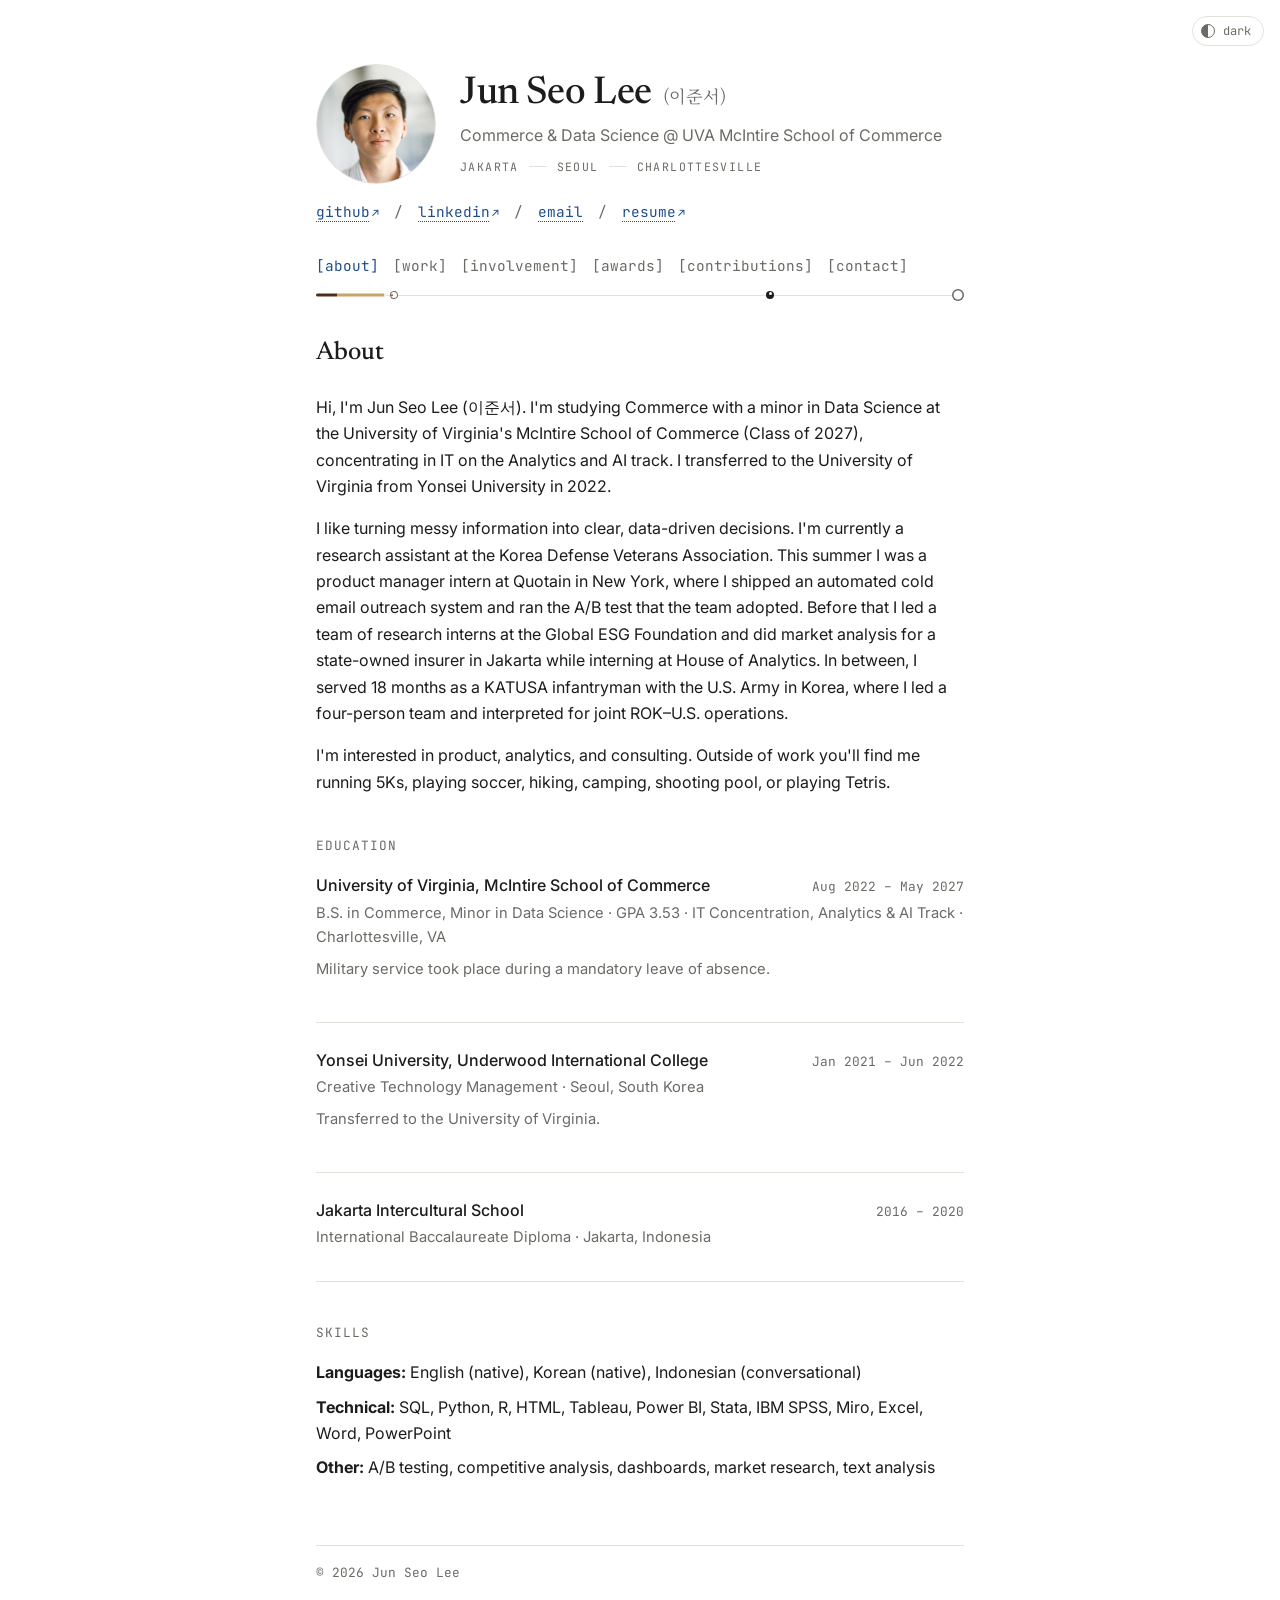
<file: index.html>
<!doctype html>
<html lang="en">
<head>
  <meta charset="utf-8">
  <meta name="viewport" content="width=device-width, initial-scale=1">
  <title>Jun Seo Lee</title>
  <meta name="description" content="Jun Seo Lee — Commerce student at the University of Virginia McIntire School of Commerce.">
  <!-- no AI training / scraping: see robots.txt -->
  <meta name="robots" content="noai, noimageai, noarchive">
  <meta name="tdm-reservation" content="1">
  <link rel="icon"href="public/favicon.svg" type="image/svg+xml">
  <link rel="preconnect" href="https://fonts.googleapis.com">
  <link rel="preconnect" href="https://fonts.gstatic.com" crossorigin>
  <link href="https://fonts.googleapis.com/css2?family=Newsreader:opsz,wght@6..72,400;6..72,500&family=Noto+Serif+KR:wght@400;500&family=Inter:wght@400;500&family=JetBrains+Mono:wght@400&display=swap" rel="stylesheet">
  <link rel="stylesheet" href="style.css">
  <!-- set the theme before first paint so dark mode doesn't flash -->
  <script>
    try { if (localStorage.getItem("theme") === "dark") document.documentElement.dataset.theme = "dark"; } catch (e) {}
  </script>
</head>
<body>
  <main class="wrap">

    <!-- ============ HEADER ============ -->
    <!-- Dark mode button (fixed, top right) -->
    <button type="button" class="theme" id="themeToggle" aria-label="Toggle dark mode">
      <span class="theme-dot" aria-hidden="true"></span><span class="theme-text">dark</span>
    </button>

    <header class="top">
      <div class="intro">
        <img class="avatar" src="public/headshot.jpg" alt="Photo of Jun Seo Lee" width="120" height="120">
        <div>
          <h1 class="name">Jun Seo Lee <span class="name-ko" lang="ko">(이준서)</span></h1>
          <p class="tagline">Commerce &amp; Data Science @ UVA McIntire School of Commerce</p>
          <p class="places" aria-label="Jakarta, then Seoul, then Charlottesville">
            <span>Jakarta</span><span class="sep" aria-hidden="true"></span><span>Seoul</span><span class="sep" aria-hidden="true"></span><span>Charlottesville</span>
          </p>
        </div>
      </div>

      <!-- EDIT: replace the GitHub / LinkedIn URLs with your own -->
      <p class="socials">
        <a href="https://github.com/junseo25" target="_blank" rel="noopener">github</a>
        <span>/</span>
        <a href="https://www.linkedin.com/in/lee-jun-seo/" target="_blank" rel="noopener">linkedin</a>
        <span>/</span>
        <a href="mailto:junseo0225@gmail.com">email</a>
        <span>/</span>
        <a href="public/resume.pdf" target="_blank" rel="noopener">resume</a>
      </p>
    </header>

    <!-- Sticky bar: the tabs pin to the top once the header has scrolled away, and the name joins them -->
    <div class="bar">
      <button type="button" class="bar-name" title="Back to top">Jun Seo Lee</button>
      <nav class="tabs" aria-label="Sections">
        <a href="#about">[about]</a>
        <a href="#work">[work]</a>
        <a href="#involvement">[involvement]</a>
        <a href="#awards">[awards]</a>
        <a href="#contributions">[contributions]</a>
        <a href="#contact">[contact]</a>
      </nav>
    </div>

    <!-- Divider under the tabs: a looping draw shot (animated in script.js's "Pool shot" section) -->
    <div class="cue-line" aria-hidden="true">
      <span class="cue-stick"></span>
      <span class="cue-ball"></span>
      <span class="eight-ball"></span>
      <span class="pocket"></span>
    </div>

    <!-- ============ ABOUT ============ -->
    <section id="about" class="panel">
      <h2>About</h2>
      <p>
        Hi, I'm Jun Seo Lee (이준서). I'm studying Commerce with a minor in Data Science at the
        University of Virginia's McIntire School of Commerce (Class of 2027), concentrating in
        IT on the Analytics and AI track. I transferred to the University of Virginia from Yonsei University in 2022.
      </p>
      <p>
        I like turning messy information into clear, data-driven decisions. I'm currently a
        research assistant at the Korea Defense Veterans Association. This summer I was a
        product manager intern at Quotain in New York, where I shipped an automated
        cold email outreach system and ran the A/B test that the team adopted. Before that I
        led a team of research interns at the Global ESG Foundation and did market analysis
        for a state-owned insurer in Jakarta while interning at House of Analytics. In between, I served 18 months as a KATUSA
        infantryman with the U.S. Army in Korea, where I led a four-person team and
        interpreted for joint ROK–U.S. operations.
      </p>
      <p>
        I'm interested in product, analytics, and consulting. Outside of work you'll find me
        running 5Ks, playing soccer, hiking, camping, shooting pool, or playing Tetris.
      </p>

      <h3>Education</h3>
      <div class="entry">
        <div class="entry-head">
          <span class="org">University of Virginia, McIntire School of Commerce</span>
          <span class="date">Aug 2022 – May 2027</span>
        </div>
        <div class="role">B.S. in Commerce, Minor in Data Science · GPA 3.53 · IT Concentration, Analytics &amp; AI Track · Charlottesville, VA</div>
        <p class="muted">Military service took place during a mandatory leave of absence.</p>
      </div>
      <div class="entry">
        <div class="entry-head">
          <span class="org">Yonsei University, Underwood International College</span>
          <span class="date">Jan 2021 – Jun 2022</span>
        </div>
        <div class="role">Creative Technology Management · Seoul, South Korea</div>
        <p class="muted">Transferred to the University of Virginia.</p>
      </div>
      <div class="entry">
        <div class="entry-head">
          <span class="org">Jakarta Intercultural School</span>
          <span class="date">2016 – 2020</span>
        </div>
        <div class="role">International Baccalaureate Diploma · Jakarta, Indonesia</div>
      </div>

      <h3>Skills</h3>
      <ul class="plain">
        <li><strong>Languages:</strong> English (native), Korean (native), Indonesian (conversational)</li>
        <li><strong>Technical:</strong> SQL, Python, R, HTML, Tableau, Power BI, Stata, IBM SPSS, Miro, Excel, Word, PowerPoint</li>
        <li><strong>Other:</strong> A/B testing, competitive analysis, dashboards, market research, text analysis</li>
      </ul>
    </section>

    <!-- ============ WORK ============ -->
    <section id="work" class="panel">
      <h2>Work Experience</h2>

      <div class="entry">
        <div class="entry-head">
          <span class="org">Stealth Fintech Startup</span>
          <span class="date">Aug 2026 – Present</span>
        </div>
        <div class="role">Co-Founder</div>
        <ul>
          <li>Building an early-stage fintech product alongside a co-founder, taking it from concept through product development.</li>
        </ul>
      </div>

      <div class="entry">
        <div class="entry-head">
          <span class="org">UVA McIntire School of Commerce</span>
          <span class="date">Oct 2026 – Present</span>
        </div>
        <div class="role">Teaching Assistant, COMM 3005: Management Communication · Charlottesville, VA</div>
        <ul>
          <li>Support 90 students on business writing, audience analysis, presentations, and professional communication.</li>
          <li>Evaluate written assignments and presentations using course rubrics, delivering individualized feedback to help students communicate complex ideas with greater clarity, structure, and confidence.</li>
        </ul>
      </div>

      <div class="entry">
        <div class="entry-head">
          <span class="org">Quotain</span>
          <span class="date">May 2026 – Aug 2026</span>
        </div>
        <div class="role">Product Manager Intern · New York, NY</div>
        <ul>
          <li>Built an automated cold email outreach system and a multilingual support feature, translating user needs into real products.</li>
          <li>Analyzed 5 competitors to identify usability gaps, informing the team's decision on conversational model development.</li>
          <li>Identified a 13% increase in reply rate through an A/B test of the outreach system across 300+ users, leading the team to adopt a new strategy.</li>
        </ul>
      </div>

      <div class="entry">
        <div class="entry-head">
          <span class="org">Global ESG Foundation</span>
          <span class="date">Mar 2025 – May 2025</span>
        </div>
        <div class="role">Research Intern · Remote (New York, NY)</div>
        <ul>
          <li>Led three interns in building a SQL-based ESG and CSR benchmarking workflow covering three industries.</li>
          <li>Analyzed ESG performance trends using IBM SPSS and produced reporting dashboards with Power BI, reducing manual reporting time by 5 days.</li>
        </ul>
        <p class="muted"><a class="doc-link" href="public/docs/global-esg-foundation-recommendation.pdf" target="_blank" rel="noopener">Letter of Recommendation</a></p>
      </div>

      <div class="entry">
        <div class="entry-head">
          <span class="org">Republic of Korea Army — KATUSA</span>
          <span class="date">Aug 2023 – Feb 2025</span>
        </div>
        <div class="role">Sergeant (KATUSA) · Korean Augmentation to the United States Army · Pyeongtaek, South Korea</div>
        <ul>
          <li>Served as a KATUSA embedded in United States Army infantry units deployed to South Korea.</li>
          <li>Promoted early to Corporal after ranking in the top 10% in performance evaluations across the battalion.</li>
          <li>Led and trained a 4-person team, achieving mission readiness and equipping enlisted personnel with best practices and standard operating procedures in 5+ missions and training exercises.</li>
          <li>Interpreted for ROK Army and U.S. Army joint operations. Participated in 15+ major training exercises, including joint ROK–U.S. training exercises, Live-Fire and Situational Training Exercises, and Security Assurance Operations.</li>
        </ul>
      </div>

      <div class="entry">
        <div class="entry-head">
          <span class="org">WICKEDLOVER</span>
          <span class="date">Apr 2022 – Aug 2022</span>
        </div>
        <div class="role">Intern · Seoul, South Korea</div>
        <ul>
          <li>Reformed the marketing strategy to create more short-form content, boosting viewership on social media pages by 28%.</li>
          <li>Produced 4 scripts and storyboarding concepts for an advertising campaign posted on the company's social media pages.</li>
          <li>Analyzed current trends and algorithms of social media channels to identify the KPIs and strategies the company should use to raise traffic and purchase conversions on its pages and website.</li>
        </ul>
      </div>

      <div class="entry">
        <div class="entry-head">
          <span class="org">Read101</span>
          <span class="date">Jul 2021 – Dec 2021</span>
        </div>
        <div class="role">English Tutor · Seoul, South Korea</div>
        <ul>
          <li>Led reading and writing classes for 30+ elementary students, focusing on interpretation, grammar, and presentation.</li>
          <li>Coached students in public speaking, helping them improve clarity and confidence.</li>
        </ul>
      </div>

      <div class="entry">
        <div class="entry-head">
          <span class="org">tuteeonline.com</span>
          <span class="date">Feb 2021 – Oct 2021</span>
        </div>
        <div class="role">Tutor · Remote</div>
        <ul>
          <li>Taught weekly Zoom classes for middle and high school students on English, public speaking, and global politics.</li>
          <li>Developed tailored lesson plans to strengthen students' analytical writing and presentation skills.</li>
        </ul>
      </div>

      <div class="entry">
        <div class="entry-head">
          <span class="org">House of Analytics</span>
          <span class="date">Aug 2020 – Dec 2020</span>
        </div>
        <div class="role">Junior Consultant Intern · Jakarta, Indonesia</div>
        <ul>
          <li>Analyzed relationship-manager data and developed Power BI and Tableau dashboards that improved the efficiency of a performance-evaluation system for an Indonesian bank.</li>
          <li>Developed the <em>Insurance Customer Centricity Market Sensing</em> analysis alongside the project manager by conducting in-depth analysis of the insurance industry in Indonesia and Southeast Asia.</li>
          <li>Presented the analysis to a state insurance company, informing its 2021 digital transformation initiative across internal tools and customer-facing operations.</li>
        </ul>
        <p class="muted"><a class="doc-link" href="public/docs/house-of-analytics-recommendation.pdf" target="_blank" rel="noopener">Letter of Recommendation</a></p>
      </div>

      <div class="entry">
        <div class="entry-head">
          <span class="org">PT. Anugerah Abadi Magelang</span>
          <span class="date">Jun 2020 – Aug 2020</span>
        </div>
        <div class="role">Intern · Magelang Tengah, Central Java, Indonesia</div>
        <ul>
          <li>Supported the supply chain transition for the firm's new PPE production division during COVID-19 outbreaks in Indonesia.</li>
          <li>Conducted cultural and socioeconomic research to inform product distribution and government-backed aid requests.</li>
          <li>Assisted in coordinating the disbursement of PPE products to charities and government organizations.</li>
        </ul>
      </div>
    </section>

    <!-- ============ INVOLVEMENT ============ -->
    <section id="involvement" class="panel">
      <h2>Extracurriculars &amp; Philanthropy</h2>

      <div class="entry">
        <div class="entry-head">
          <span class="org">Korea Defense Veterans Association</span>
          <span class="date">Jan 2026 – Present</span>
        </div>
        <div class="role">Volunteer Research Assistant · Washington, DC</div>
        <ul>
          <li>Helping efforts to strengthen the ROK–U.S. Alliance and support Korean and U.S. veterans who have served on the Korean peninsula.</li>
        </ul>
      </div>

      <div class="entry">
        <div class="entry-head">
          <span class="org">180 Degrees Consulting University of Virginia</span>
          <span class="date">Aug 2025 – Present</span>
        </div>
        <div class="role">Student Consultant · Charlottesville, VA</div>
        <ul>
          <li>Developed a new marketing strategy for an education collaborative in Texas, using R and Excel to analyze gaps and deficiencies in their current approach.</li>
          <li>Designed a centralized SOP documentation system, streamlining workflows and improving the clarity of training and emergency-response procedures for an advocacy organization in Virginia.</li>
        </ul>
      </div>

      <div class="entry">
        <div class="entry-head">
          <span class="org">Pool and Billiards Club at UVA</span>
          <span class="date">Apr 2025 – Present</span>
        </div>
        <div class="role">Treasurer &amp; Competitive Team Member · Charlottesville, VA</div>
        <ul>
          <li>Created financial statements, funding requests, and inventory records using Microsoft Office Suite.</li>
          <li>Managed the procurement and maintenance of over $3,000 in pool equipment, ensuring consistent availability for members throughout the school year.</li>
        </ul>
      </div>

      <div class="entry">
        <div class="entry-head">
          <span class="org">Lambda Phi Epsilon</span>
          <span class="date">Nov 2022 – Present</span>
        </div>
        <div class="role">Social Media Chair &amp; Philanthropy Chair · Charlottesville, VA</div>
        <ul>
          <li>Directed a new external relations strategy, increasing unique social-media interactions by 36% across all pages.</li>
          <li>Co-led a philanthropy campaign that raised $1,900+ for the National Marrow Donor Program.</li>
        </ul>
      </div>

      <div class="entry">
        <div class="entry-head">
          <span class="org">Japanese Student Association at UVA</span>
          <span class="date">Oct 2022</span>
        </div>
        <div class="role">Philanthropy Event Coordinator · Charlottesville, VA</div>
        <ul>
          <li>Raised $400+ for the Blue Ridge Area Food Bank by selling imported Japanese sweets and snacks at a one-day event.</li>
        </ul>
      </div>

      <div class="entry">
        <div class="entry-head">
          <span class="org">Jakarta Intercultural School</span>
          <span class="date">Jun 2019</span>
        </div>
        <div class="role">Summer Camp Counselor · Jakarta, Indonesia</div>
        <ul>
          <li>Helped teachers and program coordinators run the JIS Academy summer program for children ages 4–11, leading activities including sports and games.</li>
        </ul>
      </div>

      <!-- EDIT: copy an .entry block above to add more activities -->
    </section>

    <!-- ============ AWARDS ============ -->
    <section id="awards" class="panel">
      <h2>Awards &amp; Certifications</h2>

      <div class="entry">
        <div class="entry-head">
          <span class="org">Commendation for Outstanding Military Discipline</span>
          <span class="date">2024</span>
        </div>
        <div class="role">3rd Area ROK Support Group, 8th U.S. Army ROKA Support Group, Republic of Korea Army</div>
        <ul>
          <li>Recognized for exemplary conduct and discipline during my military service.</li>
        </ul>
      </div>

      <div class="entry">
        <div class="entry-head">
          <span class="org">Certificate of Achievement</span>
          <span class="date">2024</span>
        </div>
        <div class="role">1-41IN, 2SBCT, 4th Infantry Division, United States Army</div>
        <ul>
          <li>Recognized for meritorious performance while serving with U.S. Army units as a KATUSA.</li>
        </ul>
        <p class="muted"><a class="doc-link" href="public/docs/certificate-of-achievement-1-41in.pdf" target="_blank" rel="noopener">Certificate of Achievement</a></p>
      </div>

      <div class="entry">
        <div class="entry-head">
          <span class="org">Early Promotion to Corporal</span>
          <span class="date">2024</span>
        </div>
        <div class="role">3rd Area ROK Support Group, 8th U.S. Army ROKA Support Group, Republic of Korea Army</div>
        <ul>
          <li>Promoted early from Private First Class after ranking in the top 10% of performance evaluations across the battalion.</li>
        </ul>
      </div>

      <div class="entry">
        <div class="entry-head">
          <span class="org">Norwegian Foot March — Bronze Award</span>
          <span class="date">Nov 2023</span>
        </div>
        <div class="role">Norwegian Armed Forces</div>
        <ul>
          <li>Completed a 30 km march carrying an 11 kg rucksack in 4.5 hours.</li>
        </ul>
        <p class="muted"><a class="doc-link" href="public/docs/norwegian-foot-march-certificate.pdf" target="_blank" rel="noopener">Certificate</a></p>
      </div>

      <div class="entry">
        <div class="entry-head">
          <span class="org">Commandant's List</span>
          <span class="date">Oct 2023</span>
        </div>
        <div class="role">KATUSA Training Center, Republic of Korea Army</div>
        <ul>
          <li>Named to the Commandant's List for outstanding performance during KATUSA training.</li>
        </ul>
        <p class="muted"><a class="doc-link" href="public/docs/katusa-training-academy-diploma.pdf" target="_blank" rel="noopener">KATUSA Training Academy Diploma</a></p>
      </div>

      <div class="entry">
        <div class="entry-head">
          <span class="org">Company Distinguished Honor Graduate</span>
          <span class="date">Sep 2023</span>
        </div>
        <div class="role">Korea Army Training Center, Republic of Korea Army</div>
        <ul>
          <li>Graduated at the top of my company in basic training.</li>
        </ul>
        <p class="muted"><a class="doc-link" href="public/docs/company-honor-graduate-certificate.pdf" target="_blank" rel="noopener">Certificate (Korean)</a></p>
      </div>

      <div class="entry">
        <div class="entry-head">
          <span class="org">Rising Leader Among Men</span>
          <span class="date">2022 – 2023</span>
        </div>
        <div class="role">Lambda Phi Epsilon</div>
        <ul>
          <li>Recognized by the national fraternity organization as a rising leader in the 2022–2023 academic year.</li>
        </ul>
        <p class="muted"><a class="doc-link" href="https://lambdaphiepsilon.org/resources/#academicachievement" target="_blank" rel="noopener">Listed on Lambda Phi Epsilon's Website</a></p>
      </div>

      <div class="entry">
        <div class="entry-head">
          <span class="org">TOEFL iBT — 117 / 120</span>
          <span class="date">2022</span>
        </div>
        <div class="role">ETS</div>
        <ul>
          <li>Scored 30 in Listening, 30 in Writing, 29 in Speaking, and 28 in Reading.</li>
        </ul>
      </div>

      <div class="entry">
        <div class="entry-head">
          <span class="org">Strategic Thinking in Business</span>
          <span class="date">2020</span>
        </div>
        <div class="role">Wakatobi Minds</div>
        <p class="muted"><a class="doc-link" href="public/docs/strategic-thinking-in-business-certificate.pdf" target="_blank" rel="noopener">Certificate of Completion</a></p>
      </div>
    </section>

    <!-- ============ CONTRIBUTIONS ============ -->
    <section id="contributions" class="panel">
      <h2>Projects &amp; Media</h2>

      <!-- Projects: same cards as Video, with a drawn 16:9 cover instead of a photo. The whole card is the link. -->
      <h3><svg class="h-icon" viewBox="0 0 16 16" aria-hidden="true"><path d="M5.5 4.5 2 8l3.5 3.5M10.5 4.5 14 8l-3.5 3.5"/></svg>Projects</h3>
      <div class="media-grid">
        <a class="media" href="https://github.com/junseo25/pool-and-billiards-club_inventory-management-system" target="_blank" rel="noopener">
          <span class="thumb-wrap proj-cover">
            <svg class="proj-ball" viewBox="0 0 40 40" aria-hidden="true"><circle cx="20" cy="20" r="19"/><circle cx="20" cy="17" r="8" class="spot"/><text x="20" y="21" text-anchor="middle">8</text></svg>
            <span class="proj-label">inventory · checkout · roster</span>
          </span>
          <span class="media-body">
            <span class="media-src"><span class="src-badge gh"></span>GitHub · In progress</span>
            <span class="media-title">UVA Pool &amp; Billiards Club Inventory System</span>
            <span class="media-desc">Web app for club executives to track equipment, members and loans</span>
            <span class="media-tags">React · TypeScript · Supabase</span>
          </span>
        </a>

        <a class="media" href="https://github.com/junseo25/ds2002-walmart-hurricane-project" target="_blank" rel="noopener">
          <span class="thumb-wrap proj-cover">
            <span class="proj-code">DS 2002</span>
            <span class="proj-label">data cleaning · weather api · sqlite</span>
          </span>
          <span class="media-body">
            <span class="media-src"><span class="src-badge gh"></span>GitHub · Fall 2026 · Midterm</span>
            <span class="media-title">Walmart Hurricane Sales Analysis</span>
            <span class="media-desc">Team project cleaning Walmart sales data and joining it with Open-Meteo weather data to study demand around hurricanes</span>
            <span class="media-tags">Python · pandas · SQLite · APIs</span>
          </span>
        </a>

        <a class="media" href="https://github.com/junseo25/comm4259-project-team01" target="_blank" rel="noopener">
          <span class="thumb-wrap proj-cover">
            <span class="proj-code">COMM 4259</span>
            <span class="proj-label">classification · model evaluation</span>
          </span>
          <span class="media-body">
            <span class="media-src"><span class="src-badge gh"></span>GitHub · Fall 2026 · Midterm</span>
            <span class="media-title">Tanzanian Water Pump Prediction</span>
            <span class="media-desc">Team project predicting which water pumps in Tanzania are working, need repairs or have broken down. I focus on evaluating and improving the models</span>
            <span class="media-tags">Python · Classification · Model Evaluation</span>
          </span>
        </a>

        <a class="media" href="https://github.com/junseo25/ds2002-fa26" target="_blank" rel="noopener">
          <span class="thumb-wrap proj-cover">
            <span class="proj-code">DS 2002</span>
            <span class="proj-label">git · sql · pandas · json</span>
          </span>
          <span class="media-body">
            <span class="media-src"><span class="src-badge gh"></span>GitHub · Fall 2026</span>
            <span class="media-title">DS 2002 Coursework</span>
            <span class="media-desc">Notebooks on Git, SQL, pandas data cleaning and working with JSON</span>
            <span class="media-tags">Python · SQL · pandas · Jupyter</span>
          </span>
        </a>

        <a class="media" href="https://github.com/junseo25/comm4259-work" target="_blank" rel="noopener">
          <span class="thumb-wrap proj-cover">
            <span class="proj-code">COMM 4259</span>
            <span class="proj-label">data prep · decision trees · model evaluation</span>
          </span>
          <span class="media-body">
            <span class="media-src"><span class="src-badge gh"></span>GitHub · Fall 2026</span>
            <span class="media-title">COMM 4259 Coursework</span>
            <span class="media-desc">Labs and assignments on data preparation, decision trees and model evaluation, including two Streamlit apps</span>
            <span class="media-tags">Python · scikit-learn · Streamlit</span>
          </span>
        </a>

        <a class="media" href="https://github.com/junseo25/NewarkAirportDelays" target="_blank" rel="noopener">
          <span class="thumb-wrap proj-cover">
            <span class="proj-code">COMM 3050</span>
            <span class="proj-label">tableau · data cleaning · data visualization</span>
          </span>
          <span class="media-body">
            <span class="media-src"><span class="src-badge gh"></span>GitHub · Spring 2026</span>
            <span class="media-title">Newark Airport Delay Analysis</span>
            <span class="media-desc">Group analysis of what drives flight delays at Newark, with recommendations for airport executives</span>
            <span class="media-tags">Tableau · Plotly · Chart.js · JavaScript</span>
          </span>
        </a>

        <a class="media" href="https://github.com/junseo25/CSX-CPKC-Interactive-Maps" target="_blank" rel="noopener">
          <span class="thumb-wrap proj-cover">
            <span class="proj-code">COMM 3040</span>
            <span class="proj-label">python · plotly · geospatial mapping</span>
          </span>
          <span class="media-body">
            <span class="media-src"><span class="src-badge gh"></span>GitHub · Spring 2026</span>
            <span class="media-title">CSX–CPKC Interactive Rail Maps</span>
            <span class="media-desc">Interactive maps comparing the CSX, CPKC, UP and NS rail networks</span>
            <span class="media-tags">Python · Plotly · GitHub Pages</span>
          </span>
        </a>
      </div>

      <!-- Videos: 16:9 thumbnail cards. The whole card is the link. -->
      <h3><svg class="h-icon" viewBox="0 0 16 16" aria-hidden="true"><rect x="1.5" y="3" width="13" height="10" rx="2"/><path d="M6.5 6v4l3.5-2z" class="fill"/></svg>Video</h3>
      <div class="media-grid">
        <a class="media" href="https://lnkd.in/p/gTrmdbuq" target="_blank" rel="noopener">
          <span class="thumb-wrap">
            <img src="public/images/contributions/quotain-30-languages.jpg" alt="Quotain running inside Slack, with a prompt asking it to create a Korean buyer for sales practice" loading="lazy" width="1280" height="720">
          </span>
          <span class="media-body">
            <span class="media-src"><span class="src-badge li">in</span>LinkedIn · Jul 2026</span>
            <span class="media-title">Quotain now supports 30 languages</span>
            <!-- EDIT: your one-sentence blurb -->
            <span class="media-desc">Demonstrated the multilingual support Quotain provides through a Korean run through of the service</span>
          </span>
        </a>

        <a class="media" href="https://www.youtube.com/watch?v=EFrGCzQEm_w" target="_blank" rel="noopener">
          <span class="thumb-wrap">
            <img src="public/images/contributions/talks-on-wednesdays.jpg" alt="Title card reading Building Decision Science Capabilities, House of Analytics" loading="lazy" width="480" height="270">
            <span class="play" aria-hidden="true"></span>
          </span>
          <span class="media-body">
            <span class="media-src"><span class="src-badge yt"></span>YouTube · Aug 2020</span>
            <span class="media-title">Talks on Wednesdays: Building Decision Science Capabilities</span>
            <!-- EDIT: your one-sentence blurb -->
            <span class="media-desc">Answered questions on Decision Science and working at House of Analytics as an intern</span>
          </span>
        </a>
      </div>

      <!-- Publications: journal covers on a shelf -->
      <h3><svg class="h-icon" viewBox="0 0 16 16" aria-hidden="true"><path d="M2 3.5c2-.8 4-.8 6 .5v9c-2-1.3-4-1.3-6-.5zM14 3.5c-2-.8-4-.8-6 .5v9c2-1.3 4-1.3 6-.5z"/></svg>Publications</h3>
      <div class="shelf">
        <a class="cover" href="https://kdva.vet/2026/06/23/kdva-rok-u-s-alliance-journal-2026-2nd-quarter/" target="_blank" rel="noopener">
          <img src="public/images/contributions/kdva-journal-2026-q2.jpg" alt="Cover of the KDVA ROK-U.S. Alliance Journal, issue 2026-2, dedicated to Korean War veterans" loading="lazy" width="595" height="841">
          <span class="cover-issue">Issue 2026 – 2 · Jun 2026</span>
          <span class="cover-title">ROK–U.S. Alliance Journal</span>
          <!-- EDIT: your one-sentence blurb -->
          <span class="cover-desc">Wrote an article on the experiences of a former U.S. soldier's time in Korea</span>
        </a>

        <a class="cover" href="https://kdva.vet/2026/04/06/kdva-rok-u-s-alliance-journal-2026-1st-edition/" target="_blank" rel="noopener">
          <img src="public/images/contributions/kdva-journal-2026-q1.jpg" alt="Cover of the KDVA ROK-U.S. Alliance Journal, issue 2026-1" loading="lazy" width="600" height="847">
          <span class="cover-issue">Issue 2026 – 1 · Apr 2026</span>
          <span class="cover-title">ROK–U.S. Alliance Journal</span>
          <!-- EDIT: your one-sentence blurb -->
          <span class="cover-desc">Wrote an article on my experiences as a KATUSA</span>
        </a>
      </div>

      <!-- EDIT: copy an <a class="media"> or <a class="cover"> block above to add more -->
    </section>

    <!-- ============ CONTACT ============ -->
    <section id="contact" class="panel">
      <h2>Contact</h2>
      <p>The fastest way to reach me is email. I'm happy to talk about job opportunities, data analytics, running, or pool.</p>
      <ul class="plain contact-list">
        <li><span class="label">email</span><a href="mailto:junseo0225@gmail.com">junseo0225@gmail.com</a></li>
        <li><span class="label">linkedin</span><a href="https://www.linkedin.com/in/lee-jun-seo/" target="_blank" rel="noopener">linkedin.com/in/lee-jun-seo</a></li>
        <li><span class="label">github</span><a href="https://github.com/junseo25" target="_blank" rel="noopener">github.com/junseo25</a></li>
      </ul>
    </section>

    <footer class="foot">© <span id="year"></span> Jun Seo Lee</footer>
  </main>

  <script src="script.js"></script>
</body>
</html>
</file>
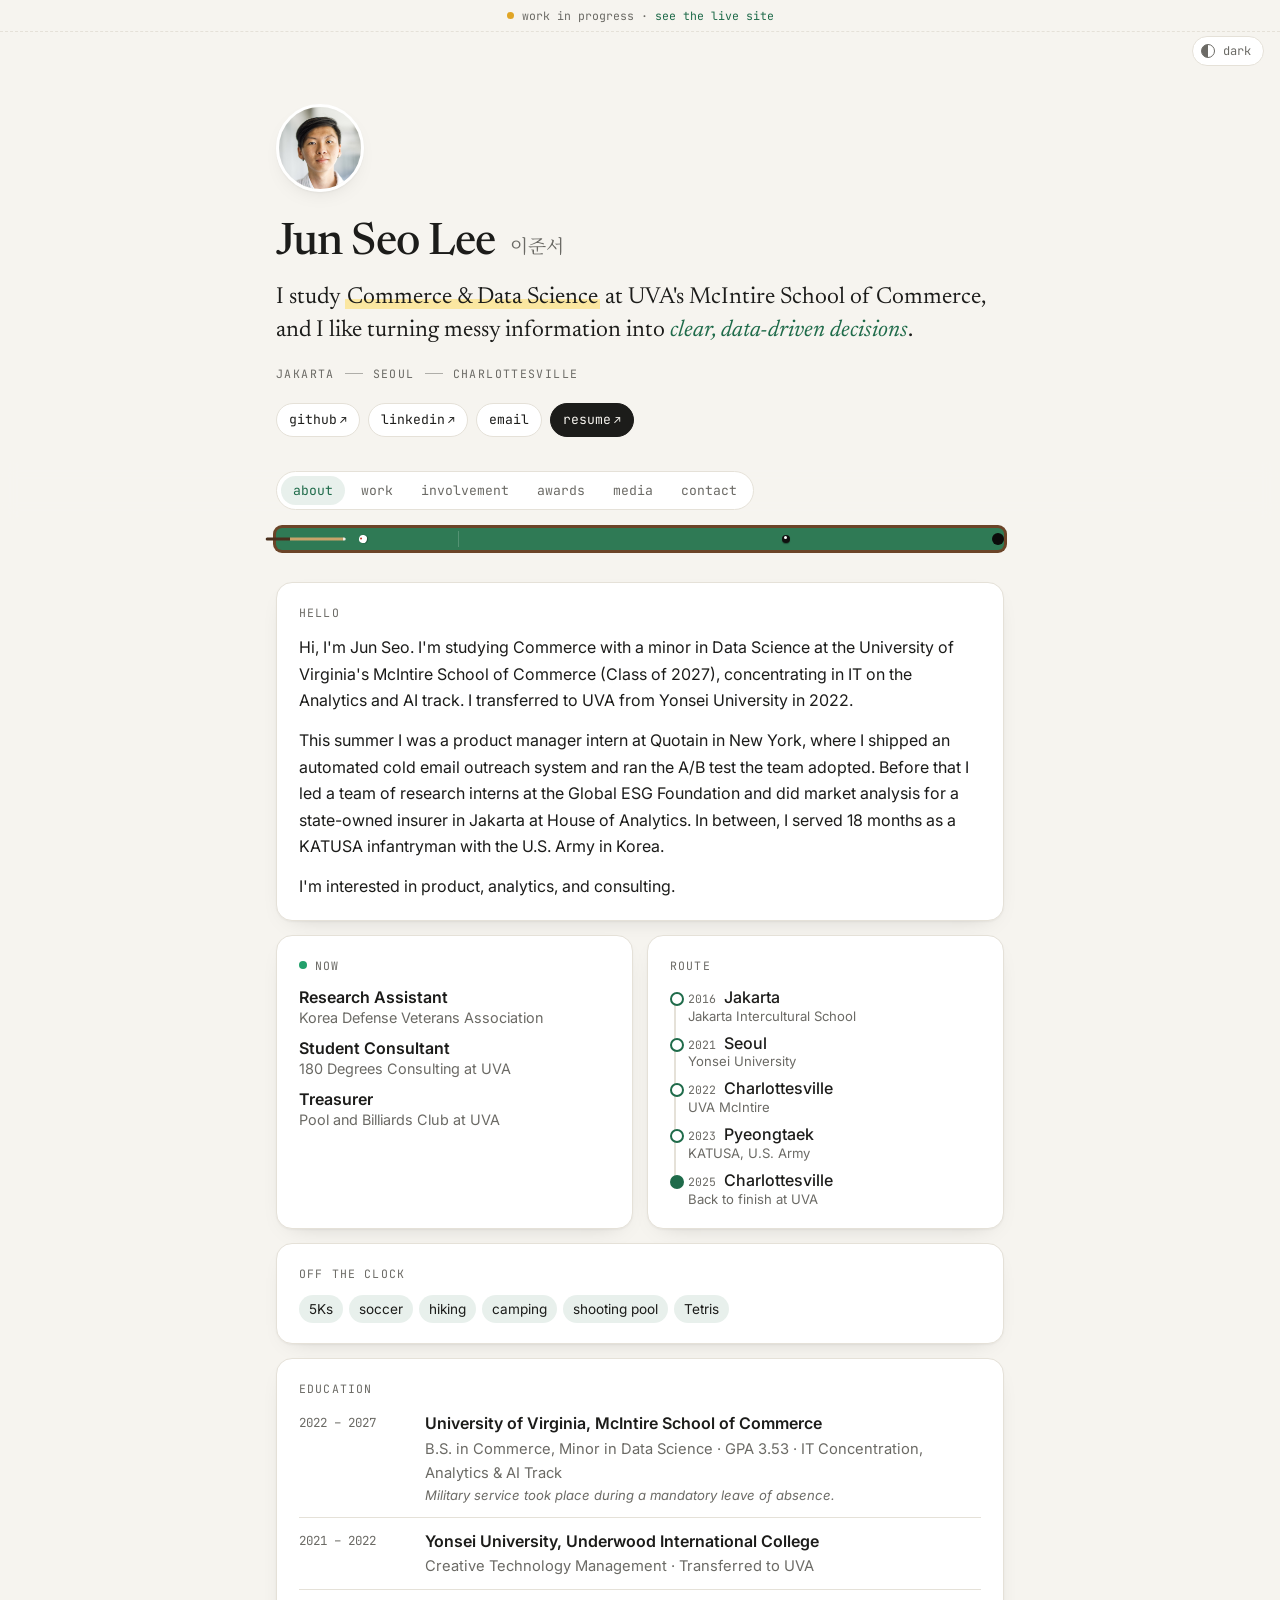
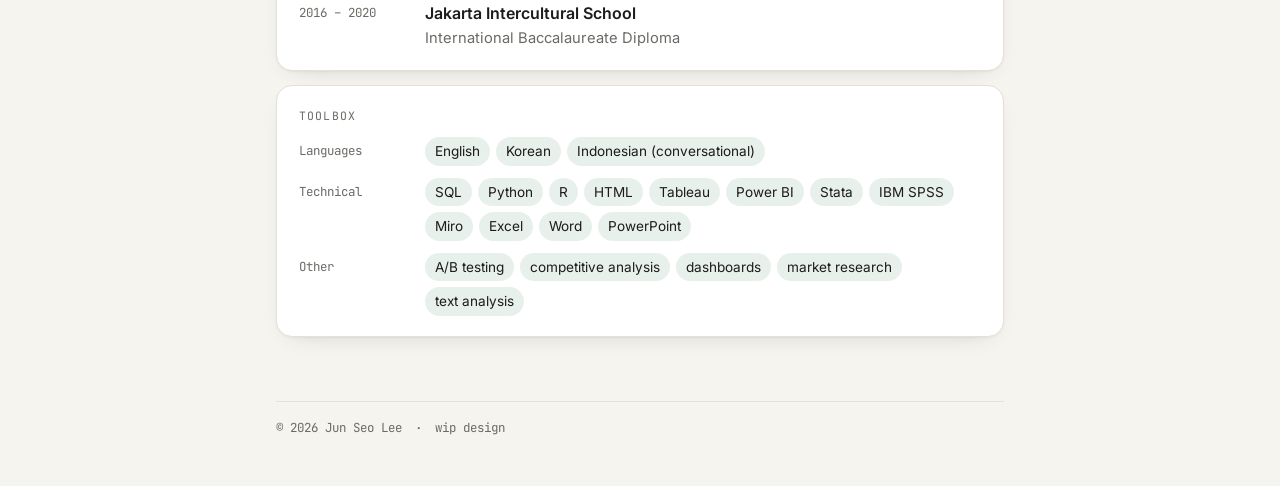
<file: wip/index.html>
<!doctype html>
<html lang="en">
<head>
  <meta charset="utf-8">
  <meta name="viewport" content="width=device-width, initial-scale=1">
  <title>Jun Seo Lee (WIP)</title>
  <meta name="description" content="Work-in-progress redesign of Jun Seo Lee's personal website.">
  <!-- WIP: keep this sandbox out of search results -->
  <meta name="robots" content="noindex">
  <link rel="icon" href="../public/favicon.svg" type="image/svg+xml">
  <link rel="preconnect" href="https://fonts.googleapis.com">
  <link rel="preconnect" href="https://fonts.gstatic.com" crossorigin>
  <link href="https://fonts.googleapis.com/css2?family=Newsreader:ital,opsz,wght@0,6..72,400;0,6..72,500;1,6..72,400&family=Noto+Serif+KR:wght@400;500&family=Inter:wght@400;500;600&family=JetBrains+Mono:wght@400&display=swap" rel="stylesheet">
  <link rel="stylesheet" href="style.css">
  <!-- set the theme before first paint so dark mode doesn't flash -->
  <script>
    try { if (localStorage.getItem("theme") === "dark") document.documentElement.dataset.theme = "dark"; } catch (e) {}
  </script>
</head>
<body>
  <!--
    WORK IN PROGRESS design, served at /wip/.
    It shares ../script.js with the live site, so it keeps the hooks that script needs:
    header.top, .bar + .bar-name, .tabs a, .panel, #themeToggle + .theme-text, .cue-line, #year.
  -->
  <p class="wip-banner">
    <span class="wip-dot" aria-hidden="true"></span>work in progress · <a href="../">see the live site</a>
  </p>

  <main class="wrap">

    <button type="button" class="theme" id="themeToggle" aria-label="Toggle dark mode">
      <span class="theme-dot" aria-hidden="true"></span><span class="theme-text">dark</span>
    </button>

    <!-- ============ HEADER ============ -->
    <header class="top">
      <img class="avatar" src="../public/headshot.jpg" alt="Photo of Jun Seo Lee" width="88" height="88">
      <h1 class="name">Jun Seo Lee <span class="name-ko" lang="ko">이준서</span></h1>
      <p class="lede">
        I study <mark>Commerce &amp; Data Science</mark> at UVA's McIntire School of Commerce,
        and I like turning messy information into <em>clear, data-driven decisions</em>.
      </p>
      <p class="places" aria-label="Jakarta, then Seoul, then Charlottesville">
        <span>Jakarta</span><span class="sep" aria-hidden="true"></span><span>Seoul</span><span class="sep" aria-hidden="true"></span><span>Charlottesville</span>
      </p>
      <p class="socials">
        <a href="https://github.com/junseo25" target="_blank" rel="noopener">github</a>
        <a href="https://www.linkedin.com/in/lee-jun-seo/" target="_blank" rel="noopener">linkedin</a>
        <a href="mailto:junseo0225@gmail.com">email</a>
        <a class="primary" href="../public/resume.pdf" target="_blank" rel="noopener">resume</a>
      </p>
    </header>

    <!-- Sticky bar: pins once the header scrolls away; the name joins the tabs (script.js) -->
    <div class="bar">
      <button type="button" class="bar-name" title="Back to top">Jun Seo Lee</button>
      <nav class="tabs" aria-label="Sections">
        <a href="#about">about</a>
        <a href="#work">work</a>
        <a href="#involvement">involvement</a>
        <a href="#awards">awards</a>
        <a href="#contributions">media</a>
        <a href="#contact">contact</a>
      </nav>
    </div>

    <!-- The pool shot from script.js, now played on a tiny felt table -->
    <div class="cue-line" aria-hidden="true">
      <span class="cue-stick"></span>
      <span class="cue-ball"></span>
      <span class="eight-ball"></span>
      <span class="pocket"></span>
    </div>

    <!-- ============ ABOUT (bento grid) ============ -->
    <section id="about" class="panel">
      <h2 class="sr-only">About</h2>
      <div class="bento">

        <article class="card span-2">
          <h3>Hello</h3>
          <p>
            Hi, I'm Jun Seo. I'm studying Commerce with a minor in Data Science at the University of
            Virginia's McIntire School of Commerce (Class of 2027), concentrating in IT on the
            Analytics and AI track. I transferred to UVA from Yonsei University in 2022.
          </p>
          <p>
            This summer I was a product manager intern at Quotain in New York, where I shipped an
            automated cold email outreach system and ran the A/B test the team adopted. Before that I
            led a team of research interns at the Global ESG Foundation and did market analysis for a
            state-owned insurer in Jakarta at House of Analytics. In between, I served 18 months as a
            KATUSA infantryman with the U.S. Army in Korea.
          </p>
          <p>I'm interested in product, analytics, and consulting.</p>
        </article>

        <article class="card now">
          <h3><span class="pulse" aria-hidden="true"></span>Now</h3>
          <ul class="plain now-list">
            <li><strong>Research Assistant</strong><span>Korea Defense Veterans Association</span></li>
            <li><strong>Student Consultant</strong><span>180 Degrees Consulting at UVA</span></li>
            <li><strong>Treasurer</strong><span>Pool and Billiards Club at UVA</span></li>
          </ul>
        </article>

        <article class="card route">
          <h3>Route</h3>
          <ol class="plain stops">
            <li><span class="stop-year">2016</span>Jakarta<span class="stop-note">Jakarta Intercultural School</span></li>
            <li><span class="stop-year">2021</span>Seoul<span class="stop-note">Yonsei University</span></li>
            <li><span class="stop-year">2022</span>Charlottesville<span class="stop-note">UVA McIntire</span></li>
            <li><span class="stop-year">2023</span>Pyeongtaek<span class="stop-note">KATUSA, U.S. Army</span></li>
            <li><span class="stop-year">2025</span>Charlottesville<span class="stop-note">Back to finish at UVA</span></li>
          </ol>
        </article>

        <article class="card span-2 offclock">
          <h3>Off the clock</h3>
          <ul class="chips">
            <li>5Ks</li><li>soccer</li><li>hiking</li><li>camping</li><li>shooting pool</li><li>Tetris</li>
          </ul>
        </article>

        <article class="card span-2">
          <h3>Education</h3>
          <div class="edu">
            <div class="edu-row">
              <span class="date">2022 – 2027</span>
              <div>
                <span class="org">University of Virginia, McIntire School of Commerce</span>
                <span class="role">B.S. in Commerce, Minor in Data Science · GPA 3.53 · IT Concentration, Analytics &amp; AI Track</span>
                <span class="note">Military service took place during a mandatory leave of absence.</span>
              </div>
            </div>
            <div class="edu-row">
              <span class="date">2021 – 2022</span>
              <div>
                <span class="org">Yonsei University, Underwood International College</span>
                <span class="role">Creative Technology Management · Transferred to UVA</span>
              </div>
            </div>
            <div class="edu-row">
              <span class="date">2016 – 2020</span>
              <div>
                <span class="org">Jakarta Intercultural School</span>
                <span class="role">International Baccalaureate Diploma</span>
              </div>
            </div>
          </div>
        </article>

        <article class="card span-2 skills">
          <h3>Toolbox</h3>
          <dl>
            <dt>Languages</dt><dd><ul class="chips"><li>English</li><li>Korean</li><li>Indonesian (conversational)</li></ul></dd>
            <dt>Technical</dt><dd><ul class="chips"><li>SQL</li><li>Python</li><li>R</li><li>HTML</li><li>Tableau</li><li>Power BI</li><li>Stata</li><li>IBM SPSS</li><li>Miro</li><li>Excel</li><li>Word</li><li>PowerPoint</li></ul></dd>
            <dt>Other</dt><dd><ul class="chips"><li>A/B testing</li><li>competitive analysis</li><li>dashboards</li><li>market research</li><li>text analysis</li></ul></dd>
          </dl>
        </article>

      </div>
    </section>

    <!-- ============ WORK (timeline) ============ -->
    <section id="work" class="panel">
      <h2>Work</h2>
      <ol class="timeline">
        <li class="item">
          <div class="when"><span class="date">Jan 2026 – Present</span><span class="where">Washington, DC</span></div>
          <div class="what">
            <p class="org">Korea Defense Veterans Association</p>
            <p class="role">Research Assistant</p>
          </div>
        </li>

        <li class="item">
          <div class="when"><span class="date">May – Aug 2026</span><span class="where">New York, NY</span></div>
          <div class="what">
            <p class="org">Quotain</p>
            <p class="role">Product Manager Intern</p>
            <ul>
              <li>Built an automated cold email outreach system and a multilingual support feature, turning user needs into shipped products.</li>
              <li>Analyzed 5 competitors to find usability gaps, which informed the team's decision on conversational model development.</li>
              <li>Found a 13% increase in reply rate through an A/B test of the outreach system across 300+ users, leading the team to adopt a new strategy.</li>
            </ul>
          </div>
        </li>

        <li class="item">
          <div class="when"><span class="date">Mar – May 2025</span><span class="where">Remote</span></div>
          <div class="what">
            <p class="org">Global ESG Foundation</p>
            <p class="role">Research Intern</p>
            <ul>
              <li>Led three interns in building an ESG and CSR data-analysis workflow used for annual benchmarking across three industries.</li>
              <li>Queried ESG and CSR KPIs in SQL, cutting manual reporting time by 5 days.</li>
              <li>Designed Power BI and Tableau dashboards that tracked ESG trends and showed sustainability benchmarks for internal reporting.</li>
            </ul>
            <a class="doc-link" href="../public/docs/global-esg-foundation-recommendation.pdf" target="_blank" rel="noopener">Letter of Recommendation</a>
          </div>
        </li>

        <li class="item">
          <div class="when"><span class="date">Aug 2023 – Feb 2025</span><span class="where">Pyeongtaek, KR</span></div>
          <div class="what">
            <p class="org">Republic of Korea Army — KATUSA</p>
            <p class="role">Sergeant, Infantryman · Korean Augmentation to the U.S. Army</p>
            <ul>
              <li>Served embedded in U.S. Army units deployed to the Korean Peninsula, alongside 1-41IN (4th Infantry Division), Tiger Squadron (3d Cavalry Regiment), and 2-3IN (7th Infantry Division).</li>
              <li>Promoted early from Private First Class to Corporal after ranking in the top 10% of performance evaluations across the battalion.</li>
              <li>Led and trained a four-person team, teaching best practices and standard operating procedures across 5+ missions and training exercises.</li>
              <li>Interpreted for joint ROK–U.S. Army operations and participated in 15+ major exercises, including joint ROK–U.S. training, live-fire and situational training exercises, and THAAD security operations.</li>
            </ul>
          </div>
        </li>

        <li class="item">
          <div class="when"><span class="date">Apr – Aug 2022</span><span class="where">Seoul, KR</span></div>
          <div class="what">
            <p class="org">WICKEDLOVER</p>
            <p class="role">Marketing Intern</p>
            <ul>
              <li>Shifted the marketing strategy toward short-form content, increasing social media viewership by 28%.</li>
              <li>Produced 4 scripts and storyboard concepts for an advertising campaign on the company's social media pages.</li>
              <li>Analyzed social media trends and algorithms to identify the KPIs and strategies that would increase traffic and purchase conversions.</li>
            </ul>
          </div>
        </li>

        <li class="item">
          <div class="when"><span class="date">Jul – Dec 2021</span><span class="where">Seoul, KR</span></div>
          <div class="what">
            <p class="org">Read101</p>
            <p class="role">English Tutor</p>
            <ul>
              <li>Led reading and writing classes for 30+ elementary students, focusing on interpretation, grammar, and presentation.</li>
              <li>Coached students in public speaking to improve their clarity and confidence.</li>
            </ul>
          </div>
        </li>

        <li class="item">
          <div class="when"><span class="date">Feb – Oct 2021</span><span class="where">Remote</span></div>
          <div class="what">
            <p class="org">tuteeonline.com</p>
            <p class="role">Tutor</p>
            <ul>
              <li>Taught weekly Zoom classes for middle and high school students on English, public speaking, and global politics.</li>
              <li>Developed tailored lesson plans to strengthen students' analytical writing and presentation skills.</li>
            </ul>
          </div>
        </li>

        <li class="item">
          <div class="when"><span class="date">Aug – Dec 2020</span><span class="where">Jakarta, ID</span></div>
          <div class="what">
            <p class="org">House of Analytics</p>
            <p class="role">Junior Consultant Intern</p>
            <ul>
              <li>Designed dashboards of relationship manager data that made a local Indonesian bank's evaluation system more efficient.</li>
              <li>Built the <em>Insurance Customer Centricity Market Sensing</em> analysis with the project manager, covering the insurance industry in Indonesia and Southeast Asia.</li>
              <li>Presented the analysis to a state-owned insurer, informing its 2021 digital transformation across internal tools and customer-facing operations.</li>
              <li>Developed a marketing strategy that attracted new customers to the company's online seminars and supported consumer-centric consulting on online platforms.</li>
            </ul>
            <a class="doc-link" href="../public/docs/house-of-analytics-recommendation.pdf" target="_blank" rel="noopener">Letter of Recommendation</a>
          </div>
        </li>

        <li class="item">
          <div class="when"><span class="date">Jun – Aug 2020</span><span class="where">Magelang, ID</span></div>
          <div class="what">
            <p class="org">PT. Anugerah Abadi Magelang</p>
            <p class="role">Intern</p>
            <ul>
              <li>Supported the supply chain transition for the firm's new PPE production division during the COVID-19 outbreak in Indonesia.</li>
              <li>Conducted cultural and socioeconomic research to inform product distribution and government-backed aid requests.</li>
              <li>Helped coordinate the distribution of PPE to charities and government organizations.</li>
            </ul>
          </div>
        </li>
      </ol>
    </section>

    <!-- ============ INVOLVEMENT (timeline) ============ -->
    <section id="involvement" class="panel">
      <h2>Involvement</h2>
      <ol class="timeline">
        <li class="item">
          <div class="when"><span class="date">Aug 2025 – Present</span><span class="where">Charlottesville, VA</span></div>
          <div class="what">
            <p class="org">180 Degrees Consulting at UVA</p>
            <p class="role">Student Consultant</p>
            <ul>
              <li>Developed a new marketing strategy for an education collaborative in Texas, using R and Excel to find gaps in its current approach.</li>
              <li>Designed a new SOP documentation management system for an advocacy organization in Virginia, which streamlined workflows and clarified its training and emergency response guidelines.</li>
            </ul>
          </div>
        </li>

        <li class="item">
          <div class="when"><span class="date">Apr 2025 – Present</span><span class="where">Charlottesville, VA</span></div>
          <div class="what">
            <p class="org">Pool and Billiards Club at UVA</p>
            <p class="role">Treasurer &amp; Competitive Team Member</p>
            <ul>
              <li>Created financial statements, funding requests, and inventory records using Microsoft Office.</li>
              <li>Maintained and ordered $3,000 worth of pool equipment, keeping it available to members throughout the school year.</li>
            </ul>
          </div>
        </li>

        <li class="item">
          <div class="when"><span class="date">Nov 2022 – Present</span><span class="where">Charlottesville, VA</span></div>
          <div class="what">
            <p class="org">Lambda Phi Epsilon</p>
            <p class="role">Social Media Chair &amp; Philanthropy Chair</p>
            <ul>
              <li>Directed a new external relations strategy that increased unique interactions across all social media pages by 36%.</li>
              <li>Co-led a philanthropy campaign that raised $1,900+ for the National Marrow Donor Program.</li>
            </ul>
          </div>
        </li>

        <li class="item">
          <div class="when"><span class="date">Oct 2022</span><span class="where">Charlottesville, VA</span></div>
          <div class="what">
            <p class="org">Japanese Student Association at UVA</p>
            <p class="role">Philanthropy Event Coordinator</p>
            <ul>
              <li>Raised $400+ for the Blue Ridge Area Food Bank by selling imported Japanese sweets and snacks at a one-day event.</li>
            </ul>
          </div>
        </li>

        <li class="item">
          <div class="when"><span class="date">Jun 2019</span><span class="where">Jakarta, ID</span></div>
          <div class="what">
            <p class="org">Jakarta Intercultural School</p>
            <p class="role">Summer Camp Counselor</p>
            <ul>
              <li>Helped teachers and program coordinators run the JIS Academy summer program for children ages 4–11 and led activities such as sports and games.</li>
            </ul>
          </div>
        </li>
      </ol>
    </section>

    <!-- ============ AWARDS (card grid) ============ -->
    <section id="awards" class="panel">
      <h2>Awards &amp; Certifications</h2>
      <div class="award-grid">
        <article class="card award">
          <span class="year">2024</span>
          <p class="org">Commendation for Outstanding Military Discipline</p>
          <p class="role">3rd Area ROK Support Group, 8th U.S. Army ROKA Support Group, Republic of Korea Army</p>
          <p class="desc">Recognized for exemplary conduct and discipline during my military service.</p>
        </article>

        <article class="card award">
          <span class="year">2024</span>
          <p class="org">Certificate of Achievement</p>
          <p class="role">1-41IN, 2SBCT, 4th Infantry Division, United States Army</p>
          <p class="desc">Recognized for meritorious performance while serving with U.S. Army units as a KATUSA.</p>
          <a class="doc-link" href="../public/docs/certificate-of-achievement-1-41in.pdf" target="_blank" rel="noopener">Certificate</a>
        </article>

        <article class="card award">
          <span class="year">2024</span>
          <p class="org">Early Promotion to Corporal</p>
          <p class="role">3rd Area ROK Support Group, 8th U.S. Army ROKA Support Group, Republic of Korea Army</p>
          <p class="desc">Promoted early from Private First Class after ranking in the top 10% of performance evaluations across the battalion.</p>
        </article>

        <article class="card award">
          <span class="year">Nov 2023</span>
          <p class="org">Norwegian Foot March — Bronze Award</p>
          <p class="role">Norwegian Armed Forces</p>
          <p class="desc">Completed a 30 km march carrying an 11 kg rucksack in 4.5 hours.</p>
          <a class="doc-link" href="../public/docs/norwegian-foot-march-certificate.pdf" target="_blank" rel="noopener">Certificate</a>
        </article>

        <article class="card award">
          <span class="year">Oct 2023</span>
          <p class="org">Commandant's List</p>
          <p class="role">KATUSA Training Center, Republic of Korea Army</p>
          <p class="desc">Named to the Commandant's List for outstanding performance during KATUSA training.</p>
          <a class="doc-link" href="../public/docs/katusa-training-academy-diploma.pdf" target="_blank" rel="noopener">Diploma</a>
        </article>

        <article class="card award">
          <span class="year">Sep 2023</span>
          <p class="org">Company Distinguished Honor Graduate</p>
          <p class="role">Korea Army Training Center, Republic of Korea Army</p>
          <p class="desc">Graduated at the top of my company in basic training.</p>
          <a class="doc-link" href="../public/docs/company-honor-graduate-certificate.pdf" target="_blank" rel="noopener">Certificate (Korean)</a>
        </article>

        <article class="card award">
          <span class="year">2022 – 2023</span>
          <p class="org">Rising Leader Among Men</p>
          <p class="role">Lambda Phi Epsilon</p>
          <p class="desc">Recognized by the national fraternity as a rising leader in the 2022–2023 academic year.</p>
          <a class="doc-link" href="https://lambdaphiepsilon.org/resources/#academicachievement" target="_blank" rel="noopener">Listed on Lambda Phi Epsilon's website</a>
        </article>

        <article class="card award">
          <span class="year">2022</span>
          <p class="org">TOEFL iBT — 117 / 120</p>
          <p class="role">ETS</p>
          <p class="desc">Scored 30 in Listening, 30 in Writing, 29 in Speaking, and 28 in Reading.</p>
        </article>

        <article class="card award">
          <span class="year">2020</span>
          <p class="org">Strategic Thinking in Business</p>
          <p class="role">Wakatobi Minds</p>
          <a class="doc-link" href="../public/docs/strategic-thinking-in-business-certificate.pdf" target="_blank" rel="noopener">Certificate of Completion</a>
        </article>
      </div>
    </section>

    <!-- ============ MEDIA ============ -->
    <section id="contributions" class="panel">
      <h2>Publications &amp; Media</h2>

      <h3>Video</h3>
      <div class="media-grid">
        <a class="card media" href="https://lnkd.in/p/gTrmdbuq" target="_blank" rel="noopener">
          <span class="thumb-wrap">
            <img src="../public/images/contributions/quotain-30-languages.jpg" alt="Quotain running inside Slack, with a prompt asking it to create a Korean buyer for sales practice" loading="lazy" width="1280" height="720">
          </span>
          <span class="media-body">
            <span class="media-src">LinkedIn · Jul 2026</span>
            <span class="media-title">Quotain now supports 30 languages</span>
            <span class="media-desc">Demonstrated Quotain's multilingual support through a Korean run-through of the service.</span>
          </span>
        </a>

        <a class="card media" href="https://www.youtube.com/watch?v=EFrGCzQEm_w" target="_blank" rel="noopener">
          <span class="thumb-wrap">
            <img src="../public/images/contributions/talks-on-wednesdays.jpg" alt="Title card reading Building Decision Science Capabilities, House of Analytics" loading="lazy" width="480" height="270">
            <span class="play" aria-hidden="true"></span>
          </span>
          <span class="media-body">
            <span class="media-src">YouTube · Aug 2020</span>
            <span class="media-title">Talks on Wednesdays: Building Decision Science Capabilities</span>
            <span class="media-desc">Answered questions about decision science and interning at House of Analytics.</span>
          </span>
        </a>
      </div>

      <h3>Publications</h3>
      <div class="shelf">
        <a class="cover" href="https://kdva.vet/2026/06/23/kdva-rok-u-s-alliance-journal-2026-2nd-quarter/" target="_blank" rel="noopener">
          <img src="../public/images/contributions/kdva-journal-2026-q2.jpg" alt="Cover of the KDVA ROK-U.S. Alliance Journal, issue 2026-2, dedicated to Korean War veterans" loading="lazy" width="595" height="841">
          <span class="cover-issue">Issue 2026 – 2 · Jun 2026</span>
          <span class="cover-title">ROK–U.S. Alliance Journal</span>
          <span class="cover-desc">Wrote an article on a former U.S. soldier's time in Korea.</span>
        </a>

        <a class="cover" href="https://kdva.vet/2026/04/06/kdva-rok-u-s-alliance-journal-2026-1st-edition/" target="_blank" rel="noopener">
          <img src="../public/images/contributions/kdva-journal-2026-q1.jpg" alt="Cover of the KDVA ROK-U.S. Alliance Journal, issue 2026-1" loading="lazy" width="600" height="847">
          <span class="cover-issue">Issue 2026 – 1 · Apr 2026</span>
          <span class="cover-title">ROK–U.S. Alliance Journal</span>
          <span class="cover-desc">Wrote an article on my experiences as a KATUSA.</span>
        </a>
      </div>
    </section>

    <!-- ============ CONTACT ============ -->
    <section id="contact" class="panel">
      <div class="card contact-card">
        <h2>Say hello</h2>
        <p>The fastest way to reach me is email. I'm happy to talk about job opportunities, data analytics, running, or pool.</p>
        <a class="big-link" href="mailto:junseo0225@gmail.com">junseo0225@gmail.com</a>
        <ul class="plain contact-list">
          <li><span class="label">linkedin</span><a href="https://www.linkedin.com/in/lee-jun-seo/" target="_blank" rel="noopener">linkedin.com/in/lee-jun-seo</a></li>
          <li><span class="label">github</span><a href="https://github.com/junseo25" target="_blank" rel="noopener">github.com/junseo25</a></li>
        </ul>
      </div>
    </section>

    <footer class="foot">© <span id="year"></span> Jun Seo Lee <span class="foot-sep">·</span> wip design</footer>
  </main>

  <!-- Same script as the live site: tabs, sticky bar, theme toggle, pool shot -->
  <script src="../script.js"></script>
</body>
</html>
</file>
<file: style.css>
:root {
  --bg: #ffffff;
  --text: #1c1c1a;
  --muted: #6b6a65;
  --rule: #e4e1da;
  --accent: #1f4e8c;
  --accent-soft: rgba(31, 78, 140, 0.08);

  --serif: "Newsreader", Georgia, serif;
  --sans: "Inter", system-ui, -apple-system, sans-serif;
  --mono: "JetBrains Mono", ui-monospace, Menlo, monospace;
}

:root[data-theme="dark"] {
  --bg: #141413;
  --text: #e8e6e1;
  --muted: #9a978f;
  --rule: #2c2b28;
  --accent: #8db4ea;
  --accent-soft: rgba(141, 180, 234, 0.1);
}

* { box-sizing: border-box; }

html { -webkit-text-size-adjust: 100%; }

body {
  margin: 0;
  background: var(--bg);
  color: var(--text);
  font-family: var(--sans);
  font-size: 16px;
  line-height: 1.65;
  overflow-x: clip; /* the sticky bar's full-width background must not add a sideways scrollbar */
}

.wrap {
  max-width: 680px;
  margin: 0 auto;
  padding: 64px 16px 48px;
}

a {
  color: var(--accent);
  text-decoration: none;
}
a:hover { text-decoration: underline; text-underline-offset: 3px; }

/* ---------- header ---------- */
.intro {
  display: flex;
  align-items: center;
  gap: 24px;
  margin-bottom: 16px;
}

.avatar {
  width: 120px;
  height: 120px;
  border-radius: 50%;
  object-fit: cover;
  flex-shrink: 0;
  border: 1px solid var(--rule);
}

.name {
  font-family: var(--serif);
  font-weight: 500;
  font-size: 2.4rem;
  line-height: 1.15;
  letter-spacing: -0.01em;
  margin: 0;
}

.name-ko {
  font-family: "Noto Serif KR", var(--serif);
  font-weight: 400;
  font-size: 0.45em;
  color: var(--muted);
  margin-left: 4px;
  letter-spacing: 0;
  white-space: nowrap;
}

.tagline {
  color: var(--muted);
  margin: 6px 0 0;
}

.places {
  display: flex;
  flex-wrap: wrap;
  align-items: center;
  gap: 4px 10px;
  margin: 8px 0 0;
  font-family: var(--mono);
  font-size: 0.72rem;
  text-transform: uppercase;
  letter-spacing: 0.12em;
  color: var(--muted);
}
.places .sep {
  width: 18px;
  height: 1px;
  background: var(--rule);
}

/* ---------- dark mode button (top right) ---------- */
.theme {
  position: fixed;
  top: 16px;
  right: 16px;
  z-index: 10;
  display: inline-flex;
  align-items: center;
  gap: 8px;
  padding: 6px 12px 6px 8px;
  border: 1px solid var(--rule);
  border-radius: 999px;
  background: var(--bg);
  color: var(--muted);
  font-family: var(--mono);
  font-size: 0.75rem;
  cursor: pointer;
}
.theme:hover { color: var(--text); }
.theme:focus-visible { outline: 2px solid var(--accent); outline-offset: 2px; }
/* half-filled circle: sun/moon without an icon font */
.theme-dot {
  width: 14px;
  height: 14px;
  border-radius: 50%;
  border: 1.5px solid currentColor;
  background: linear-gradient(90deg, currentColor 50%, transparent 50%);
  transition: transform 0.3s ease;
}
:root[data-theme="dark"] .theme-dot { transform: rotate(180deg); }

.socials, .tabs {
  font-family: var(--mono);
  font-size: 0.9rem;
}

.socials { margin: 0 0 16px; }
.socials span { color: var(--muted); margin: 0 6px; }
/* dotted underline + arrow: these links leave the page */
.socials a, .doc-link {
  text-decoration: underline dotted;
  text-decoration-thickness: 1px;
  text-underline-offset: 4px;
}
.socials a:hover, .doc-link:hover { text-decoration-style: solid; }
.socials a[target="_blank"]::after, .doc-link::after {
  content: "\2197"; /* ↗ */
  display: inline-block;
  margin-left: 2px;
  font-size: 0.8em;
  text-decoration: none;
}

.tabs {
  display: flex;
  flex-wrap: wrap;
  gap: 4px 14px;
}
.tabs a { color: var(--muted); padding: 2px 0; }
.tabs a:hover { color: var(--text); text-decoration: none; }
.tabs a.active { color: var(--accent); }

/* ---------- sticky bar: tabs + pool line; name shows once the header is gone ---------- */
.bar {
  position: sticky;
  top: 0;
  z-index: 5;
  display: flex;
  flex-wrap: wrap;
  align-items: baseline;
  gap: 4px 20px;
  padding: 12px 0 8px;
}
/* the bar's background spans the whole window, so nothing scrolling underneath peeks out at the sides */
.bar::before {
  content: "";
  position: absolute;
  top: 0;
  bottom: 0;
  left: 50%;
  width: 100vw;
  transform: translateX(-50%);
  background: var(--bg);
  z-index: -1;
}
/* once pinned, a full-width hairline stands in for the pool line, which scrolls away with the page */
.bar.scrolled::before { box-shadow: 0 1px 0 var(--rule); }
.bar-name {
  display: none;
  margin-right: auto;
  padding: 0;
  border: 0;
  background: none;
  cursor: pointer;
  font-family: var(--serif);
  font-size: 1.2rem;
  font-weight: 500;
  color: var(--text);
}
.bar.scrolled .bar-name { display: block; animation: fade 0.25s ease; }

/* ---------- pool shot divider (animated in script.js) ---------- */
.cue-line {
  position: relative;
  height: 14px;
  margin-bottom: 30px;
}
.cue-line::before {
  content: "";
  position: absolute;
  left: 0;
  right: 0;
  top: 50%;
  height: 1px;
  background: var(--rule);
}
.cue-line span {
  position: absolute;
  top: 50%;
  border-radius: 50%;
  transform: translate(-50%, -50%);
}

.cue-line .cue-stick {
  left: 0;
  width: calc(12% - 7px);
  height: 3px;
  border-radius: 2px;
  transform: translate(0, -50%);
  background: linear-gradient(to right, #4a2f1d 0 30%, #c9a36a 30% calc(100% - 3px), #efece4 calc(100% - 3px));
}
.cue-ball {
  left: 12%;
  width: 8px;
  height: 8px;
  background: #ffffff;
  box-shadow: inset 0 0 0 1px var(--muted);
}
.eight-ball {
  left: 70%;
  width: 8px;
  height: 8px;
  background: var(--text);
}
.pocket {
  left: calc(100% - 6px);
  width: 12px;
  height: 12px;
  background: var(--bg);
  box-shadow: inset 0 0 0 1.5px var(--muted);
}
.cue-line .pocket { z-index: 0; }
.cue-line .cue-ball, .cue-line .eight-ball { z-index: 1; }

/* small off-centre marks so you can see the balls roll and spin */
.cue-ball::after, .eight-ball::after {
  content: "";
  position: absolute;
  border-radius: 50%;
}
.cue-ball::after { width: 2px; height: 2px; top: 1px; left: 3px; background: #c0392b; }
.eight-ball::after { width: 3px; height: 3px; top: 1px; left: 2.5px; background: #ffffff; }
.cue-line .cue-stick { z-index: 2; }

/* ---------- panels ---------- */
/* Without JS every section shows; with JS only the active one does. */
.js .panel { display: none; }
.js .panel.active { display: block; animation: fade 0.25s ease; }
.panel + .panel { margin-top: 48px; }
.js .panel + .panel { margin-top: 0; }

@keyframes fade {
  from { opacity: 0; transform: translateY(4px); }
  to   { opacity: 1; transform: none; }
}

h2 {
  font-family: var(--serif);
  font-weight: 500;
  font-size: 1.6rem;
  margin: 0 0 20px;
}

h3 {
  font-family: var(--mono);
  font-weight: 400;
  font-size: 0.8rem;
  text-transform: uppercase;
  letter-spacing: 0.08em;
  color: var(--muted);
  margin: 40px 0 16px;
}

p { margin: 0 0 16px; }

.muted { color: var(--muted); font-size: 0.92rem; }

/* ---------- entries ---------- */
.entry {
  padding-bottom: 24px;
  margin-bottom: 24px;
  border-bottom: 1px solid var(--rule);
}
.entry:last-child { border-bottom: none; }

.entry-head {
  display: flex;
  flex-wrap: wrap;
  justify-content: space-between;
  align-items: baseline;
  gap: 2px 16px;
}

.org { font-weight: 500; }

.date {
  font-family: var(--mono);
  font-size: 0.8rem;
  color: var(--muted);
  white-space: nowrap;
}

.role {
  color: var(--muted);
  font-size: 0.92rem;
  margin: 2px 0 8px;
}

.entry ul {
  margin: 0;
  padding-left: 18px;
}
.entry li { margin-bottom: 6px; }
.entry li::marker { color: var(--muted); }

ul.plain { list-style: none; padding: 0; margin: 0; }
ul.plain li { margin-bottom: 8px; }

/* ---------- contact ---------- */
.contact-list li {
  display: flex;
  flex-wrap: wrap;
  gap: 0 16px;
  overflow-wrap: anywhere;
}
.label {
  font-family: var(--mono);
  font-size: 0.85rem;
  color: var(--muted);
  width: 80px;
  flex-shrink: 0;
  padding-top: 2px;
}

/* ---------- footer ---------- */
.foot {
  margin-top: 64px;
  padding-top: 16px;
  border-top: 1px solid var(--rule);
  font-family: var(--mono);
  font-size: 0.8rem;
  color: var(--muted);
}

/* the fixed button would sit on top of the sticky bar on narrower screens, so let it scroll away */
@media (max-width: 900px) {
  .theme { position: absolute; }
}

@media (max-width: 480px) {
  .wrap { padding-top: 72px; }
  .intro { flex-direction: column; align-items: flex-start; gap: 16px; }
  .avatar { width: 96px; height: 96px; }
  .name { font-size: 2rem; }
}

/* ---------- contributions: video cards + journal shelf ---------- */
#contributions h2 + h3 { margin-top: 0; }
#contributions h3 { display: flex; align-items: center; gap: 8px; }
.h-icon {
  width: 16px;
  height: 16px;
  fill: none;
  stroke: currentColor;
  stroke-width: 1.3;
  stroke-linejoin: round;
}
.h-icon .fill { fill: currentColor; stroke: none; }

.media-grid {
  display: grid;
  grid-template-columns: repeat(2, 1fr);
  gap: 16px;
}

.media, .cover {
  display: flex;
  flex-direction: column;
  color: var(--text);
}
.media:hover, .cover:hover { text-decoration: none; }

.media {
  border: 1px solid var(--rule);
  border-radius: 12px;
  overflow: hidden;
  transition: transform 0.2s ease, border-color 0.2s ease, box-shadow 0.2s ease;
}
.media:hover {
  transform: translateY(-3px);
  border-color: var(--accent);
  box-shadow: 0 10px 24px -14px rgba(0, 0, 0, 0.35);
}

.thumb-wrap {
  position: relative;
  display: block;
  aspect-ratio: 16 / 9;
  overflow: hidden;
  background: var(--rule);
}
.thumb-wrap img {
  width: 100%;
  height: 100%;
  object-fit: cover;
  display: block;
  transition: transform 0.4s ease;
}
.media:hover .thumb-wrap img { transform: scale(1.04); }

/* play button for thumbnails that don't have one baked in */
.play {
  position: absolute;
  left: 50%;
  top: 50%;
  width: 52px;
  height: 52px;
  border-radius: 50%;
  transform: translate(-50%, -50%);
  background: rgba(20, 20, 19, 0.7);
  transition: background 0.2s ease, transform 0.2s ease;
}
.play::after {
  content: "";
  position: absolute;
  left: 21px;
  top: 16px;
  border-style: solid;
  border-width: 10px 0 10px 16px;
  border-color: transparent transparent transparent #ffffff;
}
.media:hover .play { background: #e62117; transform: translate(-50%, -50%) scale(1.08); }

.media-body {
  display: flex;
  flex-direction: column;
  gap: 4px;
  padding: 14px 16px 16px;
}

.media-src, .cover-issue {
  display: flex;
  align-items: center;
  gap: 8px;
  font-family: var(--mono);
  font-size: 0.72rem;
  color: var(--muted);
}

.src-badge {
  display: inline-grid;
  place-items: center;
  width: 16px;
  height: 16px;
  border-radius: 3px;
  color: #ffffff;
  font-family: var(--sans);
  font-size: 0.62rem;
  font-weight: 500;
  line-height: 1;
}
.src-badge.li { background: #0a66c2; }
.src-badge.yt { background: #e62117; border-radius: 4px; }
.src-badge.gh { background: var(--text); border-radius: 50%; }
.src-badge.gh::after {
  content: "";
  width: 6px;
  height: 6px;
  border: 1.5px solid var(--bg);
  border-radius: 50%;
}
.src-badge.yt::after {
  content: "";
  border-style: solid;
  border-width: 3.5px 0 3.5px 6px;
  border-color: transparent transparent transparent #ffffff;
  margin-left: 1px;
}

.media-title, .cover-title {
  font-family: var(--serif);
  font-size: 1.15rem;
  font-weight: 500;
  line-height: 1.25;
}
.media:hover .media-title, .cover:hover .cover-title { color: var(--accent); }

.media-desc, .cover-desc {
  color: var(--muted);
  font-size: 0.88rem;
  line-height: 1.5;
}

/* project covers: drawn in CSS so they match both themes */
.proj-cover {
  display: flex;
  flex-direction: column;
  align-items: center;
  justify-content: center;
  gap: 10px;
  background:
    linear-gradient(var(--accent-soft), var(--accent-soft)),
    radial-gradient(circle, var(--rule) 1px, transparent 1.5px) 0 0 / 14px 14px,
    var(--bg);
}
.media:hover .proj-cover { background-position: 0 0, 7px 7px, 0 0; }
.proj-code {
  font-family: var(--serif);
  font-size: 2rem;
  font-weight: 500;
  color: var(--accent);
  letter-spacing: 0.01em;
  transition: transform 0.4s ease;
}
.proj-ball {
  width: 56px;
  height: 56px;
  transition: transform 0.4s ease;
}
.proj-ball circle { fill: #1c1c1a; stroke: var(--muted); stroke-width: 0.6; }
.proj-ball .spot { stroke: none; }
.proj-ball .spot { fill: #ffffff; }
.proj-ball text { font: 500 11px var(--sans); fill: #1c1c1a; }
.media:hover .proj-code { transform: scale(1.04); }
.media:hover .proj-ball { transform: rotate(25deg) scale(1.04); }
.proj-label {
  font-family: var(--mono);
  font-size: 0.68rem;
  color: var(--muted);
  text-transform: lowercase;
}
/* body fills the card so the tags sit on the bottom edge, level across a row */
.media-body:has(.media-tags) { flex: 1; }
.media-tags {
  margin-top: auto;
  padding-top: 4px;
  font-family: var(--mono);
  font-size: 0.72rem;
  color: var(--accent);
}

/* journal covers standing on a shelf */
.shelf {
  display: grid;
  grid-template-columns: repeat(3, 1fr);
  gap: 28px;
  position: relative;
}
.cover { gap: 4px; }
.cover img {
  width: 100%;
  height: auto;
  aspect-ratio: 595 / 841;
  object-fit: cover;
  border-radius: 3px 6px 6px 3px;
  margin-bottom: 12px;
  /* a bit of spine and depth so they read as printed issues */
  box-shadow:
    inset 4px 0 0 rgba(0, 0, 0, 0.15),
    0 1px 2px rgba(0, 0, 0, 0.15),
    0 12px 24px -12px rgba(0, 0, 0, 0.45);
  transform-origin: bottom center;
  transition: transform 0.25s ease, box-shadow 0.25s ease;
}
.cover:hover img {
  transform: translateY(-6px) rotate(-1.5deg);
  box-shadow:
    0 2px 4px rgba(0, 0, 0, 0.15),
    0 20px 32px -14px rgba(0, 0, 0, 0.5);
}

@media (max-width: 560px) {
  .media-grid { grid-template-columns: 1fr; }
  .shelf { grid-template-columns: repeat(2, 1fr); gap: 16px; }
}

@media (prefers-reduced-motion: reduce) {
  .media, .thumb-wrap img, .play, .cover img, .proj-code, .proj-ball { transition: none; }
}
</file>
<file: wip/style.css>
/*
  WIP design: a mix of the live site (serif name, mono labels, pool shot) with
  bento cards (chester.how / sj.land), a warm paper background and highlighted
  intro (gkoberger.com), and a date-column timeline (taniarascia.com).
  Standalone: nothing here affects the live style.css.
*/
:root {
  --bg: #f6f4ef;
  --card: #ffffff;
  --text: #1c1c1a;
  --muted: #6b6a65;
  --rule: #e5e1d8;
  --accent: #1f6b4a;
  --accent-soft: rgba(31, 107, 74, 0.1);
  --mark: #fbe7a1;

  /* pool table */
  --felt: #2f7a55;
  --felt-line: rgba(255, 255, 255, 0.18);
  --rail: #6b4428;

  --shadow: 0 1px 2px rgba(0, 0, 0, 0.04), 0 8px 24px -16px rgba(0, 0, 0, 0.25);
  --radius: 16px;

  --serif: "Newsreader", Georgia, serif;
  --sans: "Inter", system-ui, -apple-system, sans-serif;
  --mono: "JetBrains Mono", ui-monospace, Menlo, monospace;
}

:root[data-theme="dark"] {
  --bg: #121211;
  --card: #1b1b19;
  --text: #ebe8e2;
  --muted: #9a978f;
  --rule: #2c2b28;
  --accent: #7fd0a6;
  --accent-soft: rgba(127, 208, 166, 0.12);
  --mark: rgba(250, 204, 21, 0.25);
  --felt: #1f5a3e;
  --rail: #4a2f1d;
  --shadow: 0 1px 0 rgba(255, 255, 255, 0.03), 0 8px 24px -16px rgba(0, 0, 0, 0.6);
}

* { box-sizing: border-box; }

html { -webkit-text-size-adjust: 100%; }

body {
  margin: 0;
  background: var(--bg);
  color: var(--text);
  font-family: var(--sans);
  font-size: 16px;
  line-height: 1.65;
  overflow-x: clip;
}

.wrap {
  max-width: 760px;
  margin: 0 auto;
  padding: 72px 16px 48px;
}

a { color: var(--accent); text-decoration: none; }
a:hover { text-decoration: underline; text-underline-offset: 3px; }

p { margin: 0 0 14px; }

.sr-only {
  position: absolute;
  width: 1px;
  height: 1px;
  overflow: hidden;
  clip: rect(0 0 0 0);
  white-space: nowrap;
}

/* ---------- wip banner ---------- */
.wip-banner {
  margin: 0;
  padding: 6px 16px;
  text-align: center;
  font-family: var(--mono);
  font-size: 0.72rem;
  color: var(--muted);
  border-bottom: 1px dashed var(--rule);
}
.wip-dot {
  display: inline-block;
  width: 7px;
  height: 7px;
  margin-right: 8px;
  border-radius: 50%;
  background: #e0a526;
  vertical-align: 1px;
}

/* ---------- header ---------- */
.avatar {
  width: 88px;
  height: 88px;
  border-radius: 50%;
  object-fit: cover;
  border: 3px solid var(--card);
  box-shadow: var(--shadow);
  margin-bottom: 20px;
}

.name {
  font-family: var(--serif);
  font-weight: 500;
  font-size: 2.8rem;
  line-height: 1.1;
  letter-spacing: -0.02em;
  margin: 0 0 12px;
}
.name-ko {
  font-family: "Noto Serif KR", var(--serif);
  font-weight: 400;
  font-size: 0.42em;
  color: var(--muted);
  margin-left: 6px;
  letter-spacing: 0;
  white-space: nowrap;
  vertical-align: middle;
}

.lede {
  font-family: var(--serif);
  font-size: 1.45rem;
  line-height: 1.45;
  max-width: 34em;
  margin: 0 0 16px;
}
.lede mark {
  background: linear-gradient(transparent 55%, var(--mark) 55%);
  color: inherit;
  padding: 0 2px;
}
.lede em { color: var(--accent); }

.places {
  display: flex;
  flex-wrap: wrap;
  align-items: center;
  gap: 4px 10px;
  margin: 0 0 20px;
  font-family: var(--mono);
  font-size: 0.72rem;
  text-transform: uppercase;
  letter-spacing: 0.12em;
  color: var(--muted);
}
.places .sep { width: 18px; height: 1px; background: var(--muted); opacity: 0.5; }

.socials {
  display: flex;
  flex-wrap: wrap;
  gap: 8px;
  margin: 0 0 24px;
  font-family: var(--mono);
  font-size: 0.82rem;
}
.socials a {
  padding: 5px 12px;
  border: 1px solid var(--rule);
  border-radius: 999px;
  background: var(--card);
  color: var(--text);
  transition: border-color 0.2s ease, transform 0.2s ease;
}
.socials a:hover { text-decoration: none; border-color: var(--accent); transform: translateY(-1px); }
.socials a.primary { background: var(--text); color: var(--bg); border-color: var(--text); }
.socials a[target="_blank"]::after, .doc-link::after {
  content: "\2197"; /* ↗ */
  margin-left: 3px;
  font-size: 0.85em;
}

/* ---------- dark mode button ---------- */
.theme {
  position: fixed;
  top: 36px;
  right: 16px;
  z-index: 10;
  display: inline-flex;
  align-items: center;
  gap: 8px;
  padding: 6px 12px 6px 8px;
  border: 1px solid var(--rule);
  border-radius: 999px;
  background: var(--card);
  color: var(--muted);
  font-family: var(--mono);
  font-size: 0.75rem;
  cursor: pointer;
}
.theme:hover { color: var(--text); }
.theme:focus-visible { outline: 2px solid var(--accent); outline-offset: 2px; }
.theme-dot {
  width: 14px;
  height: 14px;
  border-radius: 50%;
  border: 1.5px solid currentColor;
  background: linear-gradient(90deg, currentColor 50%, transparent 50%);
  transition: transform 0.3s ease;
}
:root[data-theme="dark"] .theme-dot { transform: rotate(180deg); }

/* ---------- sticky bar ---------- */
.bar {
  position: sticky;
  top: 0;
  z-index: 5;
  display: flex;
  flex-wrap: wrap;
  align-items: center;
  gap: 8px 20px;
  padding: 10px 0;
}
.bar::before {
  content: "";
  position: absolute;
  inset: 0 auto 0 50%;
  width: 100vw;
  transform: translateX(-50%);
  background: color-mix(in srgb, var(--bg) 88%, transparent);
  backdrop-filter: blur(8px);
  -webkit-backdrop-filter: blur(8px);
  z-index: -1;
}
.bar.scrolled::before { box-shadow: 0 1px 0 var(--rule); }
.bar-name {
  display: none;
  margin-right: auto;
  padding: 0;
  border: 0;
  background: none;
  cursor: pointer;
  font-family: var(--serif);
  font-size: 1.2rem;
  font-weight: 500;
  color: var(--text);
}
.bar.scrolled .bar-name { display: block; animation: fade 0.25s ease; }

.tabs {
  display: flex;
  flex-wrap: wrap;
  gap: 4px;
  padding: 4px;
  border: 1px solid var(--rule);
  border-radius: 999px;
  background: var(--card);
  font-family: var(--mono);
  font-size: 0.82rem;
}
.tabs a {
  padding: 4px 12px;
  border-radius: 999px;
  color: var(--muted);
  transition: background 0.2s ease, color 0.2s ease;
}
.tabs a:hover { color: var(--text); text-decoration: none; }
.tabs a.active { background: var(--accent-soft); color: var(--accent); }

/* ---------- pool shot on a tiny felt table (animated in ../script.js) ---------- */
/* script.js reads positions from this box: cue ball at 12%, 8-ball at 70%, pocket 6px from the right */
.cue-line {
  position: relative;
  height: 22px;
  margin: 8px 0 32px;
  border-radius: 6px;
  background: var(--felt);
  box-shadow: 0 0 0 3px var(--rail), var(--shadow);
}
/* head string */
.cue-line::before {
  content: "";
  position: absolute;
  top: 3px;
  bottom: 3px;
  left: 25%;
  width: 1px;
  background: var(--felt-line);
}
.cue-line span {
  position: absolute;
  top: 50%;
  border-radius: 50%;
  transform: translate(-50%, -50%);
}
.cue-line .cue-stick {
  left: 0;
  width: calc(12% - 7px);
  height: 3px;
  border-radius: 2px;
  transform: translate(0, -50%);
  background: linear-gradient(to right, #4a2f1d 0 30%, #c9a36a 30% calc(100% - 3px), #efece4 calc(100% - 3px));
  z-index: 2;
}
.cue-ball {
  left: 12%;
  width: 8px;
  height: 8px;
  background: #ffffff;
  box-shadow: 0 1px 1px rgba(0, 0, 0, 0.35);
  z-index: 1;
}
.eight-ball {
  left: 70%;
  width: 8px;
  height: 8px;
  background: #111110;
  box-shadow: 0 1px 1px rgba(0, 0, 0, 0.35);
  z-index: 1;
}
.pocket {
  left: calc(100% - 6px);
  width: 12px;
  height: 12px;
  background: #0b0b0a;
  z-index: 0;
}
.cue-ball::after, .eight-ball::after {
  content: "";
  position: absolute;
  border-radius: 50%;
}
.cue-ball::after { width: 2px; height: 2px; top: 1px; left: 3px; background: #c0392b; }
.eight-ball::after { width: 3px; height: 3px; top: 1px; left: 2.5px; background: #ffffff; }

/* ---------- panels ---------- */
.js .panel { display: none; }
.js .panel.active { display: block; animation: fade 0.25s ease; }
.panel + .panel { margin-top: 48px; }
.js .panel + .panel { margin-top: 0; }

@keyframes fade {
  from { opacity: 0; transform: translateY(4px); }
  to   { opacity: 1; transform: none; }
}

h2 {
  font-family: var(--serif);
  font-weight: 500;
  font-size: 1.7rem;
  margin: 0 0 20px;
}

h3 {
  display: flex;
  align-items: center;
  gap: 8px;
  font-family: var(--mono);
  font-weight: 400;
  font-size: 0.72rem;
  text-transform: uppercase;
  letter-spacing: 0.1em;
  color: var(--muted);
  margin: 0 0 12px;
}
section > h3 { margin-top: 36px; }
section > h2 + h3 { margin-top: 0; }

ul.plain, ol.plain { list-style: none; padding: 0; margin: 0; }

.date {
  font-family: var(--mono);
  font-size: 0.78rem;
  color: var(--muted);
  white-space: nowrap;
}
.org { font-weight: 600; margin: 0; }
.role { display: block; color: var(--muted); font-size: 0.92rem; margin: 0 0 8px; }

.doc-link {
  display: inline-block;
  margin-top: 8px;
  font-family: var(--mono);
  font-size: 0.8rem;
}

/* ---------- cards + bento ---------- */
.card {
  background: var(--card);
  border: 1px solid var(--rule);
  border-radius: var(--radius);
  box-shadow: var(--shadow);
  padding: 20px 22px;
}

.bento {
  display: grid;
  grid-template-columns: repeat(2, 1fr);
  gap: 14px;
}
.bento .span-2 { grid-column: span 2; }
.bento .card p:last-child { margin-bottom: 0; }

.pulse {
  width: 8px;
  height: 8px;
  border-radius: 50%;
  background: #22a06b;
  box-shadow: 0 0 0 0 rgba(34, 160, 107, 0.5);
  animation: pulse 2s ease-out infinite;
}
@keyframes pulse {
  to { box-shadow: 0 0 0 8px rgba(34, 160, 107, 0); }
}

.now-list li { display: flex; flex-direction: column; margin-bottom: 10px; line-height: 1.35; }
.now-list li:last-child { margin-bottom: 0; }
.now-list strong { font-weight: 600; }
.now-list span { color: var(--muted); font-size: 0.9rem; }

/* route: a small subway line of places lived */
ol.stops { position: relative; padding-left: 18px; }
.stops::before {
  content: "";
  position: absolute;
  left: 4px;
  top: 8px;
  bottom: 22px;
  width: 2px;
  background: var(--rule);
}
.stops li { position: relative; margin-bottom: 8px; line-height: 1.3; font-weight: 500; }
.stops li:last-child { margin-bottom: 0; }
.stops li::before {
  content: "";
  position: absolute;
  left: -18px;
  top: 5px;
  width: 10px;
  height: 10px;
  border-radius: 50%;
  background: var(--card);
  border: 2px solid var(--accent);
}
.stops li:last-child::before { background: var(--accent); }
.stop-year { font-family: var(--mono); font-size: 0.72rem; color: var(--muted); margin-right: 8px; font-weight: 400; }
.stop-note { display: block; color: var(--muted); font-size: 0.82rem; font-weight: 400; }

.chips { display: flex; flex-wrap: wrap; gap: 6px; list-style: none; padding: 0; margin: 0; }
.chips li {
  padding: 3px 10px;
  border-radius: 999px;
  background: var(--accent-soft);
  color: var(--text);
  font-size: 0.85rem;
}

.edu-row {
  display: grid;
  grid-template-columns: 110px 1fr;
  gap: 4px 16px;
  padding: 10px 0;
  border-top: 1px solid var(--rule);
}
.edu-row:first-child { border-top: 0; padding-top: 0; }
.edu-row:last-child { padding-bottom: 0; }
.edu-row .date { padding-top: 3px; }
.edu-row .org { display: block; }
.edu-row .role { margin: 0; }
.edu-row .note { display: block; color: var(--muted); font-size: 0.82rem; font-style: italic; }

.skills dl { margin: 0; display: grid; grid-template-columns: 110px 1fr; gap: 12px 16px; }
.skills dt { font-family: var(--mono); font-size: 0.78rem; color: var(--muted); padding-top: 4px; }
.skills dd { margin: 0; }

/* ---------- timeline (work + involvement) ---------- */
.timeline { list-style: none; padding: 0; margin: 0; }
.item {
  display: grid;
  grid-template-columns: 150px 1fr;
  gap: 4px 24px;
  padding: 20px 0;
  border-top: 1px solid var(--rule);
}
.item:first-child { border-top: 0; padding-top: 0; }
.when { display: flex; flex-direction: column; gap: 2px; padding-top: 3px; }
.where { font-size: 0.8rem; color: var(--muted); }
.what ul { margin: 0; padding-left: 18px; }
.what li { margin-bottom: 6px; }
.what li::marker { color: var(--accent); }
.what .role { margin-bottom: 8px; }

/* ---------- awards ---------- */
.award-grid {
  display: grid;
  grid-template-columns: repeat(2, 1fr);
  gap: 14px;
}
.award { display: flex; flex-direction: column; transition: transform 0.2s ease, border-color 0.2s ease; }
.award:hover { transform: translateY(-2px); border-color: var(--accent); }
.award .year {
  align-self: flex-start;
  margin-bottom: 10px;
  padding: 2px 8px;
  border-radius: 6px;
  background: var(--accent-soft);
  color: var(--accent);
  font-family: var(--mono);
  font-size: 0.72rem;
}
.award .org { font-family: var(--serif); font-size: 1.15rem; font-weight: 500; line-height: 1.3; margin-bottom: 4px; }
.award .role { font-size: 0.82rem; }
.award .desc { font-size: 0.92rem; margin: 0; }
.award .doc-link { margin-top: auto; padding-top: 10px; }

/* ---------- media ---------- */
.media-grid { display: grid; grid-template-columns: repeat(2, 1fr); gap: 14px; }
.media, .cover { display: flex; flex-direction: column; color: var(--text); }
.media:hover, .cover:hover { text-decoration: none; }

.media { padding: 0; overflow: hidden; transition: transform 0.2s ease, border-color 0.2s ease; }
.media:hover { transform: translateY(-3px); border-color: var(--accent); }

.thumb-wrap {
  position: relative;
  display: block;
  aspect-ratio: 16 / 9;
  overflow: hidden;
  background: var(--rule);
}
.thumb-wrap img { width: 100%; height: 100%; object-fit: cover; display: block; transition: transform 0.4s ease; }
.media:hover .thumb-wrap img { transform: scale(1.04); }

.play {
  position: absolute;
  left: 50%;
  top: 50%;
  width: 52px;
  height: 52px;
  border-radius: 50%;
  transform: translate(-50%, -50%);
  background: rgba(20, 20, 19, 0.7);
  transition: background 0.2s ease;
}
.play::after {
  content: "";
  position: absolute;
  left: 21px;
  top: 16px;
  border-style: solid;
  border-width: 10px 0 10px 16px;
  border-color: transparent transparent transparent #ffffff;
}
.media:hover .play { background: #e62117; }

.media-body { display: flex; flex-direction: column; gap: 4px; padding: 14px 18px 18px; }
.media-src, .cover-issue { font-family: var(--mono); font-size: 0.72rem; color: var(--muted); }
.media-title, .cover-title { font-family: var(--serif); font-size: 1.15rem; font-weight: 500; line-height: 1.25; }
.media:hover .media-title, .cover:hover .cover-title { color: var(--accent); }
.media-desc, .cover-desc { color: var(--muted); font-size: 0.88rem; line-height: 1.5; }

.shelf { display: grid; grid-template-columns: repeat(3, 1fr); gap: 28px; }
.cover { gap: 4px; }
.cover img {
  width: 100%;
  height: auto;
  aspect-ratio: 595 / 841;
  object-fit: cover;
  border-radius: 3px 6px 6px 3px;
  margin-bottom: 12px;
  box-shadow:
    inset 4px 0 0 rgba(0, 0, 0, 0.15),
    0 1px 2px rgba(0, 0, 0, 0.15),
    0 12px 24px -12px rgba(0, 0, 0, 0.45);
  transform-origin: bottom center;
  transition: transform 0.25s ease;
}
.cover:hover img { transform: translateY(-6px) rotate(-1.5deg); }

/* ---------- contact ---------- */
.contact-card { padding: 32px; }
.contact-card h2 { font-size: 2rem; margin-bottom: 12px; }
.big-link {
  display: inline-block;
  margin: 4px 0 20px;
  font-family: var(--serif);
  font-size: 1.6rem;
  overflow-wrap: anywhere;
}
.contact-list li { display: flex; flex-wrap: wrap; gap: 0 16px; margin-bottom: 6px; overflow-wrap: anywhere; }
.label { font-family: var(--mono); font-size: 0.82rem; color: var(--muted); width: 80px; flex-shrink: 0; padding-top: 2px; }

/* ---------- footer ---------- */
.foot {
  margin-top: 64px;
  padding-top: 16px;
  border-top: 1px solid var(--rule);
  font-family: var(--mono);
  font-size: 0.78rem;
  color: var(--muted);
}
.foot-sep { margin: 0 6px; }

/* ---------- responsive ---------- */
@media (max-width: 900px) {
  .theme { position: absolute; }
}

@media (max-width: 640px) {
  .bento, .award-grid, .media-grid { grid-template-columns: 1fr; }
  .bento .span-2 { grid-column: auto; }
  .item, .edu-row, .skills dl { grid-template-columns: 1fr; }
  .when { flex-direction: row; flex-wrap: wrap; gap: 0 12px; }
  .shelf { grid-template-columns: repeat(2, 1fr); gap: 16px; }
  .name { font-size: 2.2rem; }
  .lede { font-size: 1.25rem; }
  .tabs { border-radius: 14px; }
}

@media (prefers-reduced-motion: reduce) {
  .pulse { animation: none; }
  .socials a, .tabs a, .award, .media, .thumb-wrap img, .cover img { transition: none; }
}
</file>
